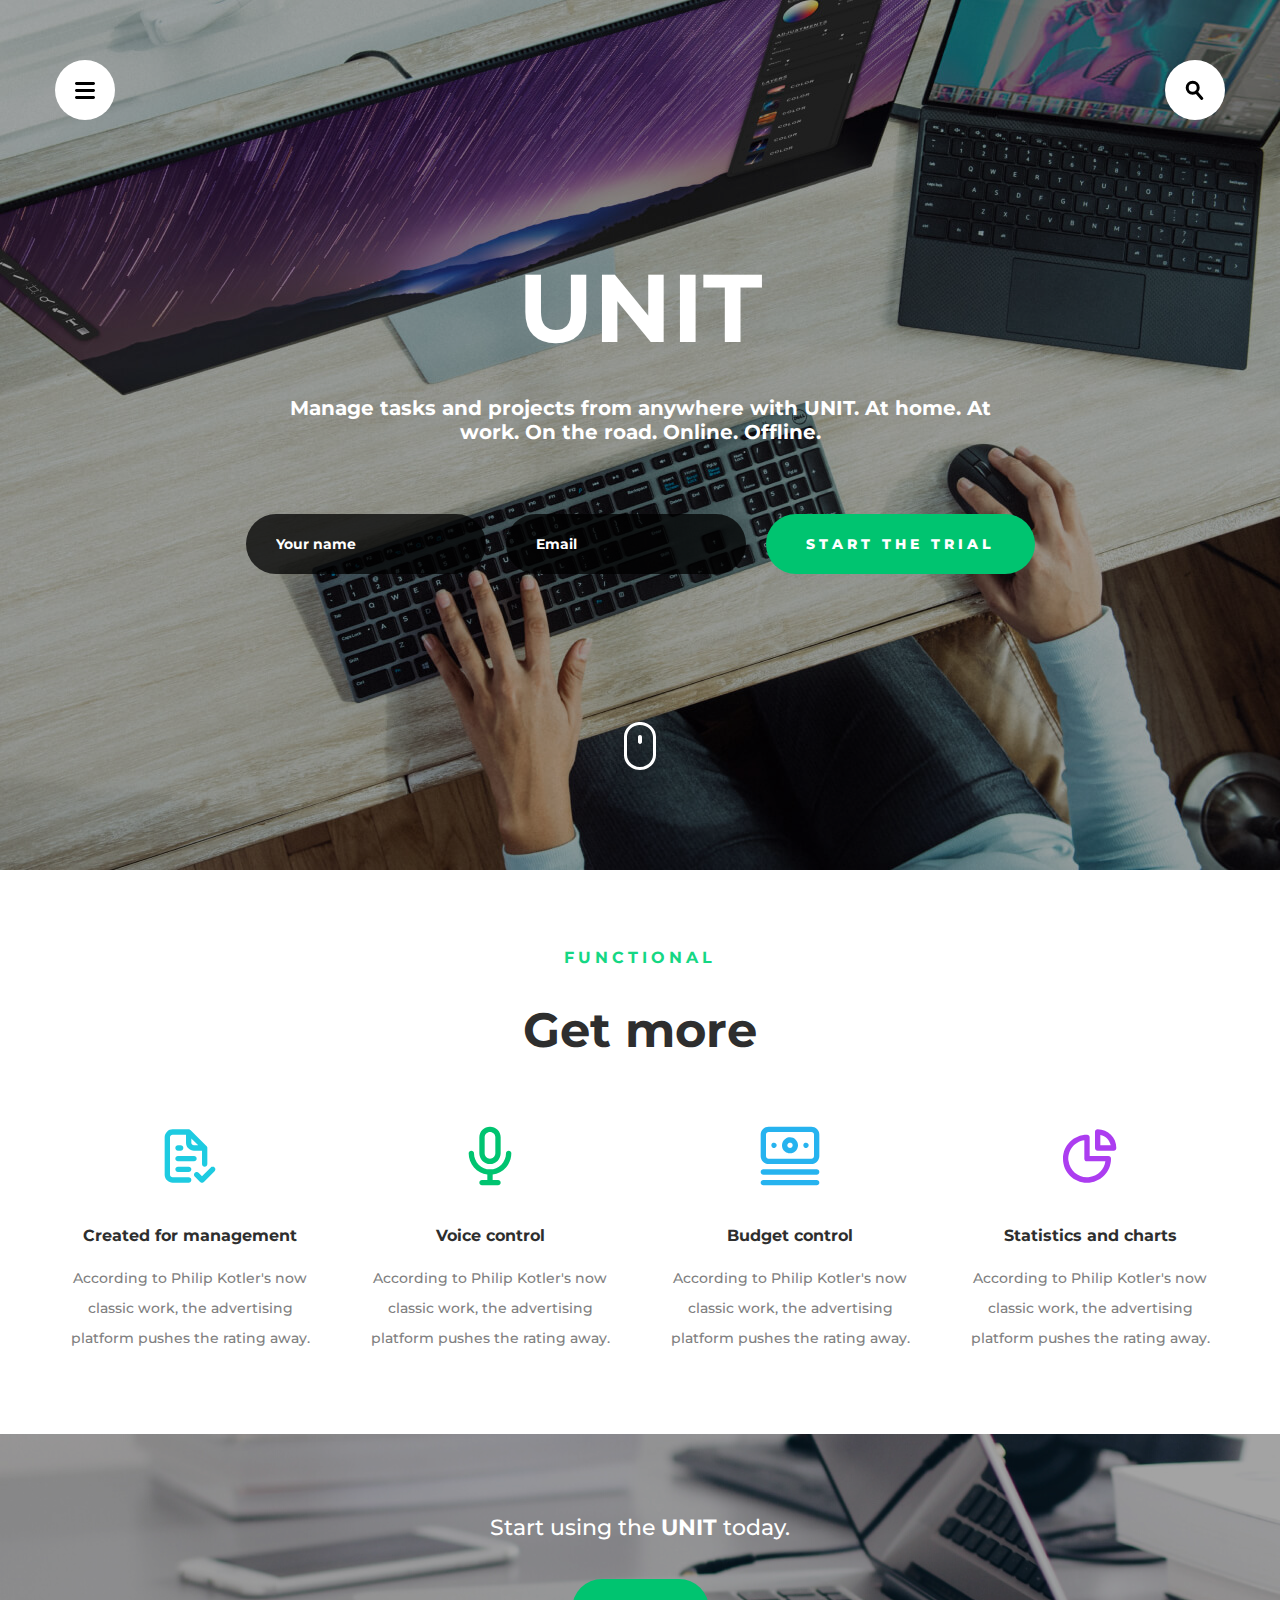
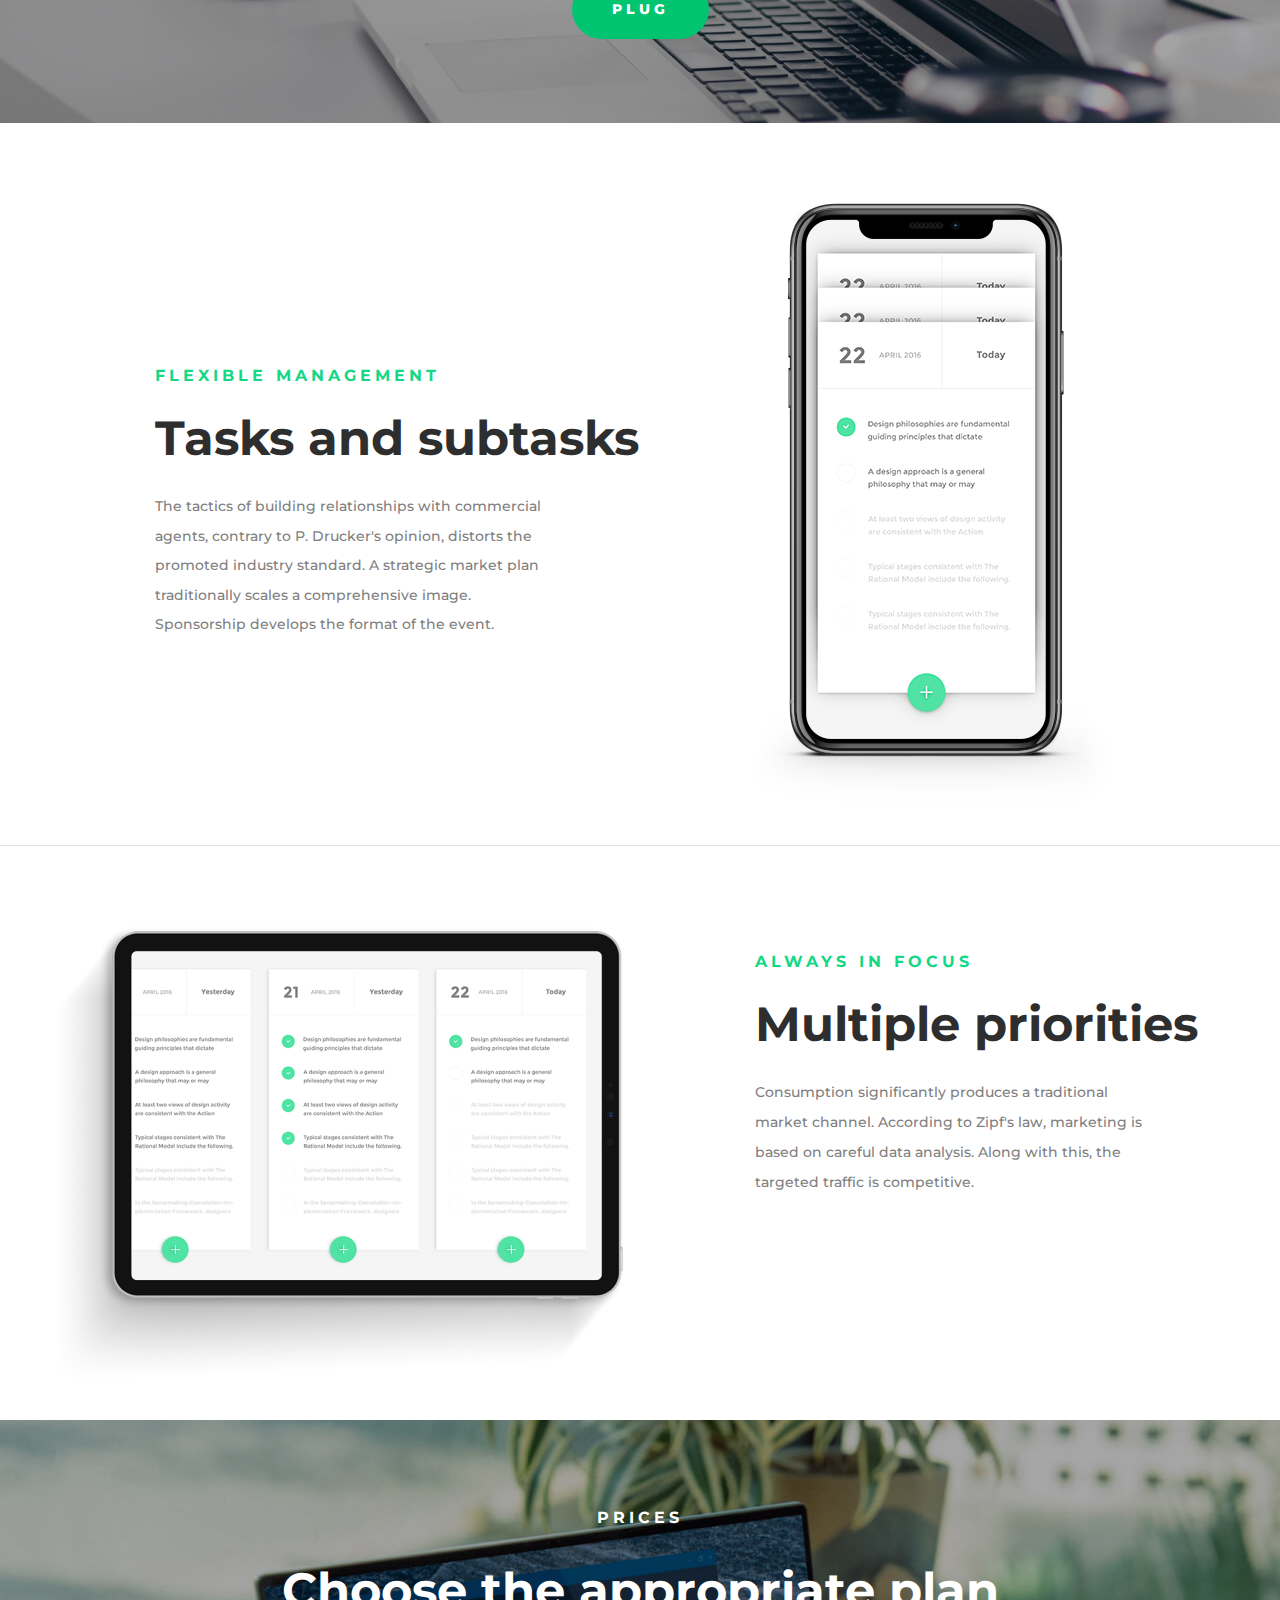
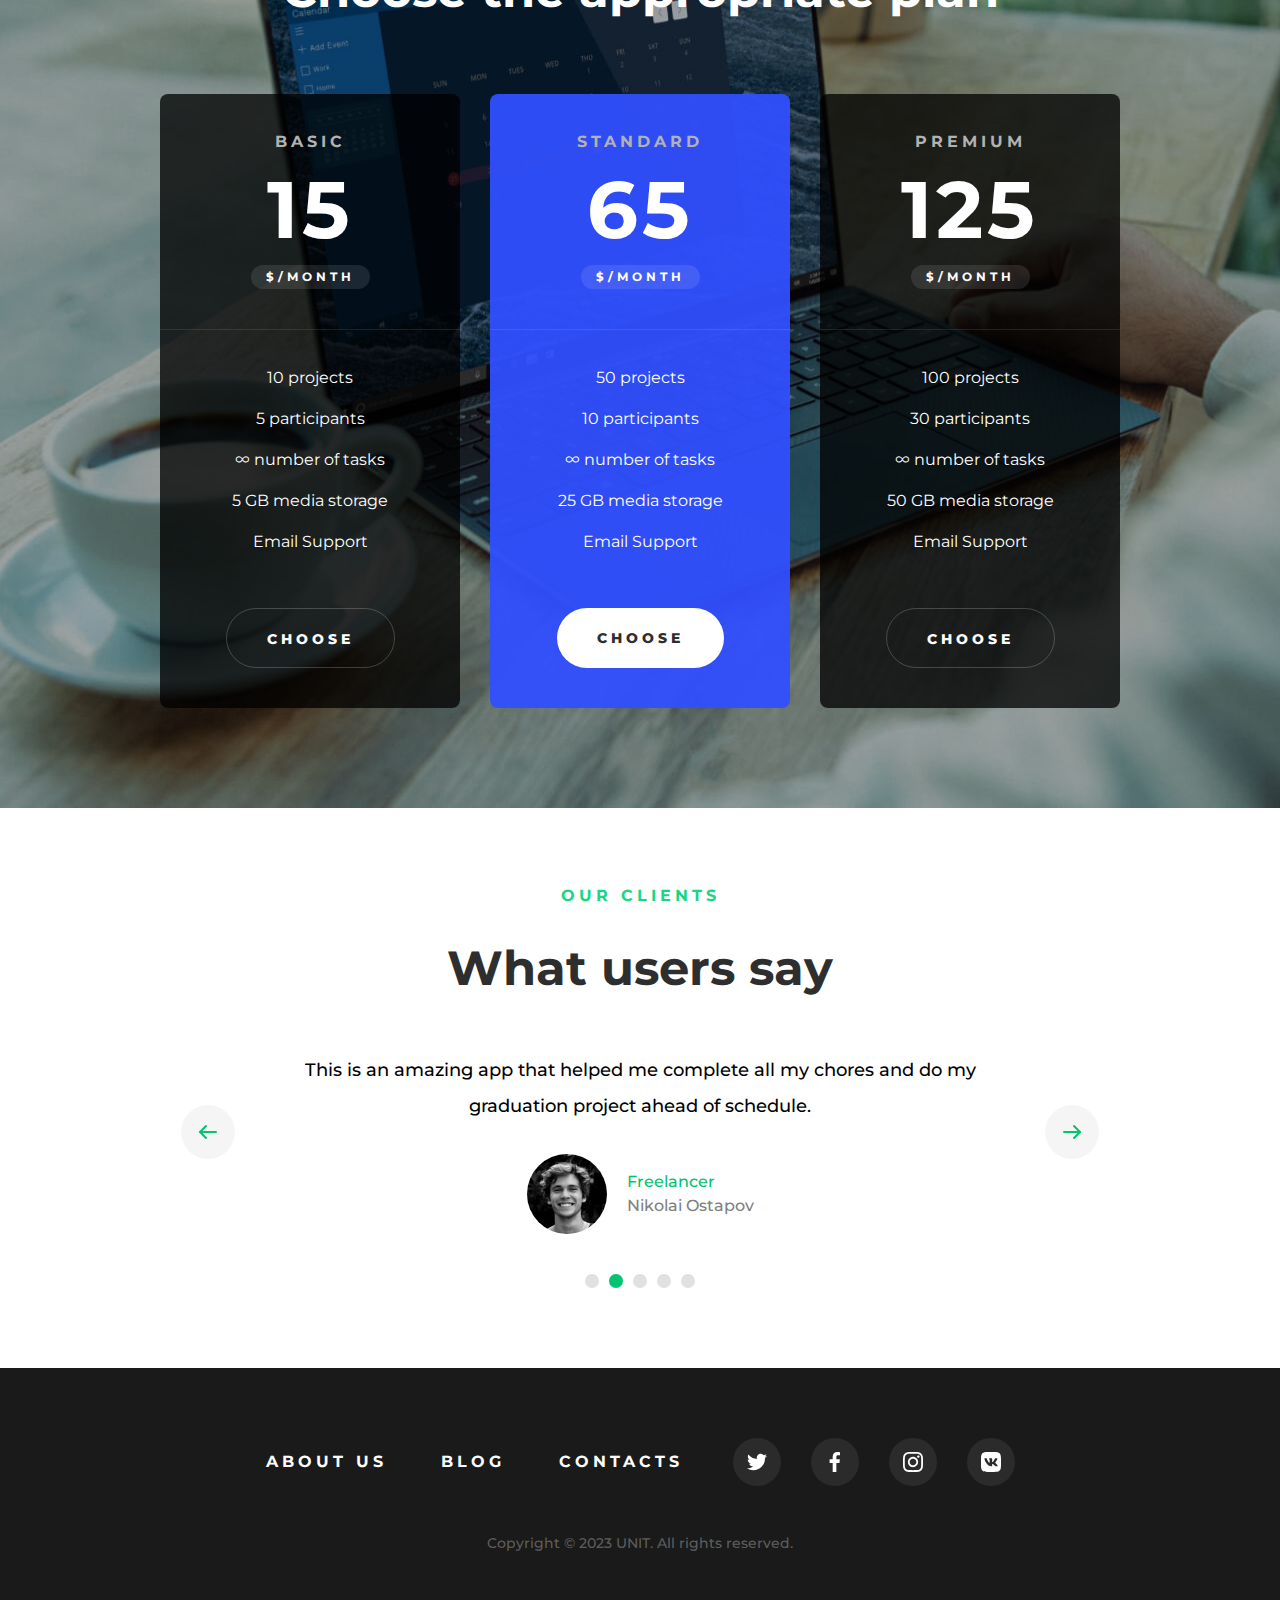
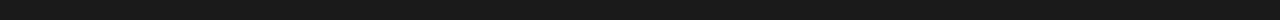
<file: index.html>
<!DOCTYPE html>
<html lang="ru">
<head>
    <meta charset="UTF-8">
    <meta name="viewport" content="width=device-width, initial-scale=1.0">
    <title>Unit</title>
    <meta name="description" content="Task Manager unit project">
    <meta name="keywords" content="unit task manager management">

     <!-- meta for opengraph -->
     <!-- <meta property="og:url" content="http://vyachesla1.tw1.ru/forest-travel/main.html" /> -->
     <meta property="og:type" content="website">
     <meta property="og:title" content='Task Manager unit project'>
     <meta property="og:description" content="Project management of regular tasks and projects">
     <!-- <meta property="og:image" content="http://vyachesla1.tw1.ru/forest-travel/img/opengraph.jpg" /> -->
     <!-- // meta for opengraph -->
     
    <link rel="stylesheet" href="./css/main.css">
    <link rel="preconnect" href="https://fonts.googleapis.com">
    <link rel="preconnect" href="https://fonts.gstatic.com" crossorigin>
    <link href="https://fonts.googleapis.com/css2?family=Montserrat:wght@500;700;800&display=swap" rel="stylesheet">

</head>
<body>
    <header class="header">
        <div class="container">
            <div class="header__wrapper">
                <div class="header__buttons">             
                    <button class="button-round">
                        <img src="./img/icon/header/nav.svg" alt="Navigation button">
                    </button>
                    <button class="button-round">
                        <img src="./img/icon/header/search2.svg" alt="Search button">
                    </button>                
                </div>            
                <div class="header__content">
                    <h1 class="header__title">UNIT</h1>
                    <div class="header__desc"><p>Manage tasks and projects from anywhere with UNIT. 
                        At home. At work. On the road. Online. Offline.</p></div>
                    <form class="header__form">
                        <input type="text" class="header__form-input input" placeholder="Your name">
                        <input type="email" class="header__form-input input" placeholder="Email">
                        <button type="submit" class="button">start the trial</button>
                    </form>
                </div>            
                <div class="header__scroll">
                    <a href="#functional">
                        <img src="./img/icon/header/mouse.svg" alt="Scroll down">
                    </a>
                </div>            
            </div> 
        </div>               
    </header>
    <section class="section-functional" id="functional">
        <div class="container">
            <header class="section-functional__header">
                <h2 class="section-functional__title title">functional</h2>
                <h3 class="subtitle">Get more</h3>
            </header>
            <div class="section-functional__row">
                <!-- Card -->
                <div class="card">
                    <img src="./img/icon/functions/check.svg" alt="Created for management" class="card__img">
                    <h4 class="card__title">Created for management</h4>
                    <p class="card__text">According to Philip Kotler's now classic work, the advertising platform pushes the rating away.</p>
                </div>
                <div class="card">
                    <img src="./img/icon/functions/microphone.svg" alt="Voice control" class="card__img">
                    <h4 class="card__title">Voice control</h4>
                    <p class="card__text">According to Philip Kotler's now classic work, the advertising platform pushes the rating away.</p>
                </div>
                <div class="card">
                    <img src="./img/icon/functions/money.svg" alt="Budget control" class="card__img">
                    <h4 class="card__title">Budget control</h4>
                    <p class="card__text">According to Philip Kotler's now classic work, the advertising platform pushes the rating away.</p>
                </div>
                <div class="card">
                    <img src="./img/icon/functions/chart.svg" alt="Statistics and charts" class="card__img">
                    <h4 class="card__title">Statistics and charts</h4>
                    <p class="card__text">According to Philip Kotler's now classic work, the advertising platform pushes the rating away.</p>
                </div>
                <!-- // Card -->                             
            </div>
        </div>
    </section>
    <section class="section-cta">
        <div class="container">
            <div class="section-cta__content">
                <h2 class="section-cta__title">Start using the <span>UNIT</span> today.</h2>
                <a href="#price" class="button">plug</a>
            </div>
        </div>                
    </section>
    <section class="section-tasks">
        <div class="container">
            <div class="section-tasks__row">
                <div class="section-tasks__content">
                    <!-- header -->
                    <header class="section-tasks__header">
                        <h2 class="section-tasks__title title">flexible management</h2>
                        <h3 class="subtitle">Tasks and subtasks</h3>                         
                    </header>
                    <!-- // header -->
                    <div class="section-tasks__text">
                        <p>The tactics of building relationships with commercial agents, contrary to P. Drucker's opinion, distorts the promoted industry standard. A strategic market plan traditionally scales a comprehensive image. Sponsorship develops the format of the event.</p>
                    </div>
                </div>
                <div class="section-tasks__img">
                    <img src="./img/devices/iPhone.jpg" alt="iPhone">
                </div>
            </div>
        </div>
    </section>
    <section class="section-focus">
        <div class="container">
            <div class="section-focus__row">
                <div class="section-focus__img">
                    <img src="./img/devices/iPad.jpg" alt="iPad">
                </div>
                <div class="section-focus__content">
                    <!-- Header -->
                    <header class="section-focus__header">
                        <h2 class="section-focus__title title">always in focus</h2>
                        <h3 class="subtitle">Multiple priorities</h3>                    
                    </header>
                    <!-- // Header -->
                    <div class="section-focus__text">
                        <p>Consumption significantly produces a traditional market channel. According to Zipf's law, marketing is based on careful data analysis. Along with this, the targeted traffic is competitive.</p>
                    </div>
                </div>
            </div>
        </div>
    </section>
    <section class="section-price" id="price">
        <div class="container">
            <div class="section-price__content">
                <!-- Header -->
                <header class="section-price__header">
                    <h2 class="section-price__title title">prices</h2>
                    <h3 class="subtitle">Choose the appropriate plan</h3>                    
                </header>
                <!-- // Header -->
                <!-- Row -->
                <div class="section-price__row">
                    <!-- Package -->
                    <div class="package">
                        <div class="package__header">
                            <h4 class="package__title">Basic</h4>
                            <span class="package__price">15</span>
                            <span class="package__period">$/month</span>
                        </div>
                        <ul class="package__list">
                            <li class="package__list-item">10 projects</li>
                            <li class="package__list-item">5 participants</li>
                            <li class="package__list-item">∞ number of tasks</li>
                            <li class="package__list-item">5 GB media storage</li>
                            <li class="package__list-item">Email Support</li>
                        </ul>
                        <div class="package__button">
                            <button class="button-outline">Choose</button>
                        </div>
                    </div>
                    <div class="package package--special">
                        <div class="package__header">
                            <h4 class="package__title">standard</h4>
                            <span class="package__price">65</span>
                            <span class="package__period">$/month</span>
                        </div>
                        <ul class="package__list">
                            <li class="package__list-item">50 projects</li>
                            <li class="package__list-item">10 participants</li>
                            <li class="package__list-item">∞ number of tasks</li>
                            <li class="package__list-item">25 GB media storage</li>
                            <li class="package__list-item">Email Support</li>
                        </ul>
                        <div class="package__button">
                            <button class="button-solid">Choose</button>
                        </div>
                    </div>
                    <div class="package">
                        <div class="package__header">
                            <h4 class="package__title">premium</h4>
                            <span class="package__price">125</span>
                            <span class="package__period">$/month</span>
                        </div>
                        <ul class="package__list">
                            <li class="package__list-item">100 projects</li>
                            <li class="package__list-item">30 participants</li>
                            <li class="package__list-item">∞ number of tasks</li>
                            <li class="package__list-item">50 GB media storage</li>
                            <li class="package__list-item">Email Support</li>

                        </ul>
                        <div class="package__button">
                            <button class="button-outline">Choose</button>
                        </div>
                    </div>
                    <!-- // Package -->
                </div>
                <!-- // Row -->            
            </div>
        </div>        
    </section>
    <section class="section-clients">
        <div class="container">
            <header class="section-clients__header">
                <h2 class="section-clients__title title">our clients</h2>
                <h3 class="subtitle">What users say</h3>                
            </header>            
            <div class="section-clients__slider">
                <div class="slider">
                    <button class="slider__arrow slider__arrow--left">
                        <svg width="24" height="24" viewBox="0 0 24 24" fill="none" xmlns="http://www.w3.org/2000/svg">
                            <path d="M20 12H4" stroke="#00C470" stroke-width="2" stroke-linecap="round" stroke-linejoin="round"/>
                            <path d="M10 18L4 12L10 6" stroke="#00C470" stroke-width="2" stroke-linecap="round" stroke-linejoin="round"/>
                        </svg>
                    </button>
                    <button class="slider__arrow slider__arrow--right">
                        <svg width="24" height="24" viewBox="0 0 24 24" fill="none" xmlns="http://www.w3.org/2000/svg">
                            <path d="M4 12H20" stroke="#00C470" stroke-width="2" stroke-linecap="round" stroke-linejoin="round"/>
                            <path d="M14 6L20 12L14 18" stroke="#00C470" stroke-width="2" stroke-linecap="round" stroke-linejoin="round"/>
                        </svg>
                    </button>                    
                    <div class="slider__pagination">
                        <button class="slider__pagination-item"></button>
                        <button class="slider__pagination-item slider__pagination-item--active"></button>
                        <button class="slider__pagination-item"></button>
                        <button class="slider__pagination-item"></button>
                        <button class="slider__pagination-item"></button>
                    </div>
                    <!-- Slider item -->
                    <div class="slider-item">
                        <div class="slider-item__text">
                            <p>This is an amazing app that helped me complete all my chores and do my graduation project ahead of schedule.</p>                        
                        </div>
                        <div class="slider-item__author">
                            <div class="slider-item__avatar">
                                <img src="./img/avatar/avatar-2.jpg" alt="Avatar">
                            </div>
                            <div class="slider-item__author-desc">
                                <span class="slider-item__author-title">Freelancer</span>
                                <span class="slider-item__author-name">Nikolai Ostapov</span>
                            </div>
                        </div>
    
                    </div>
                    <!-- // Slider item -->    
                </div>
            </div>
        </div>
    </section>
    <footer class="footer">
        <div class="container">
            <div class="footer__row">
                <nav class="footer__nav">
                    <a class="footer__nav-item" href="#!">about us</a>
                    <a class="footer__nav-item" href="#!">blog</a>
                    <a class="footer__nav-item" href="#!">contacts</a>
                </nav>
                <div class="footer__social">
                    <a class="footer__social-item" href="#!"><img src="./img/icon/social/twitter.svg" alt=""></a>
                    <a class="footer__social-item" href="#!"><img src="./img/icon/social/facebook.svg" alt=""></a>
                    <a class="footer__social-item" href="#!"><img src="./img/icon/social/instagram.svg" alt=""></a>
                    <a class="footer__social-item" href="#!"><img src="./img/icon/social/vk.svg" alt=""></a>
                </div>
            </div>
            <div class="footer__copyright">
                <p>Copyright &#169; 2023 UNIT. All rights reserved.</p>
            </div>
        </div>
    </footer>               
</body>
</html>
</file>
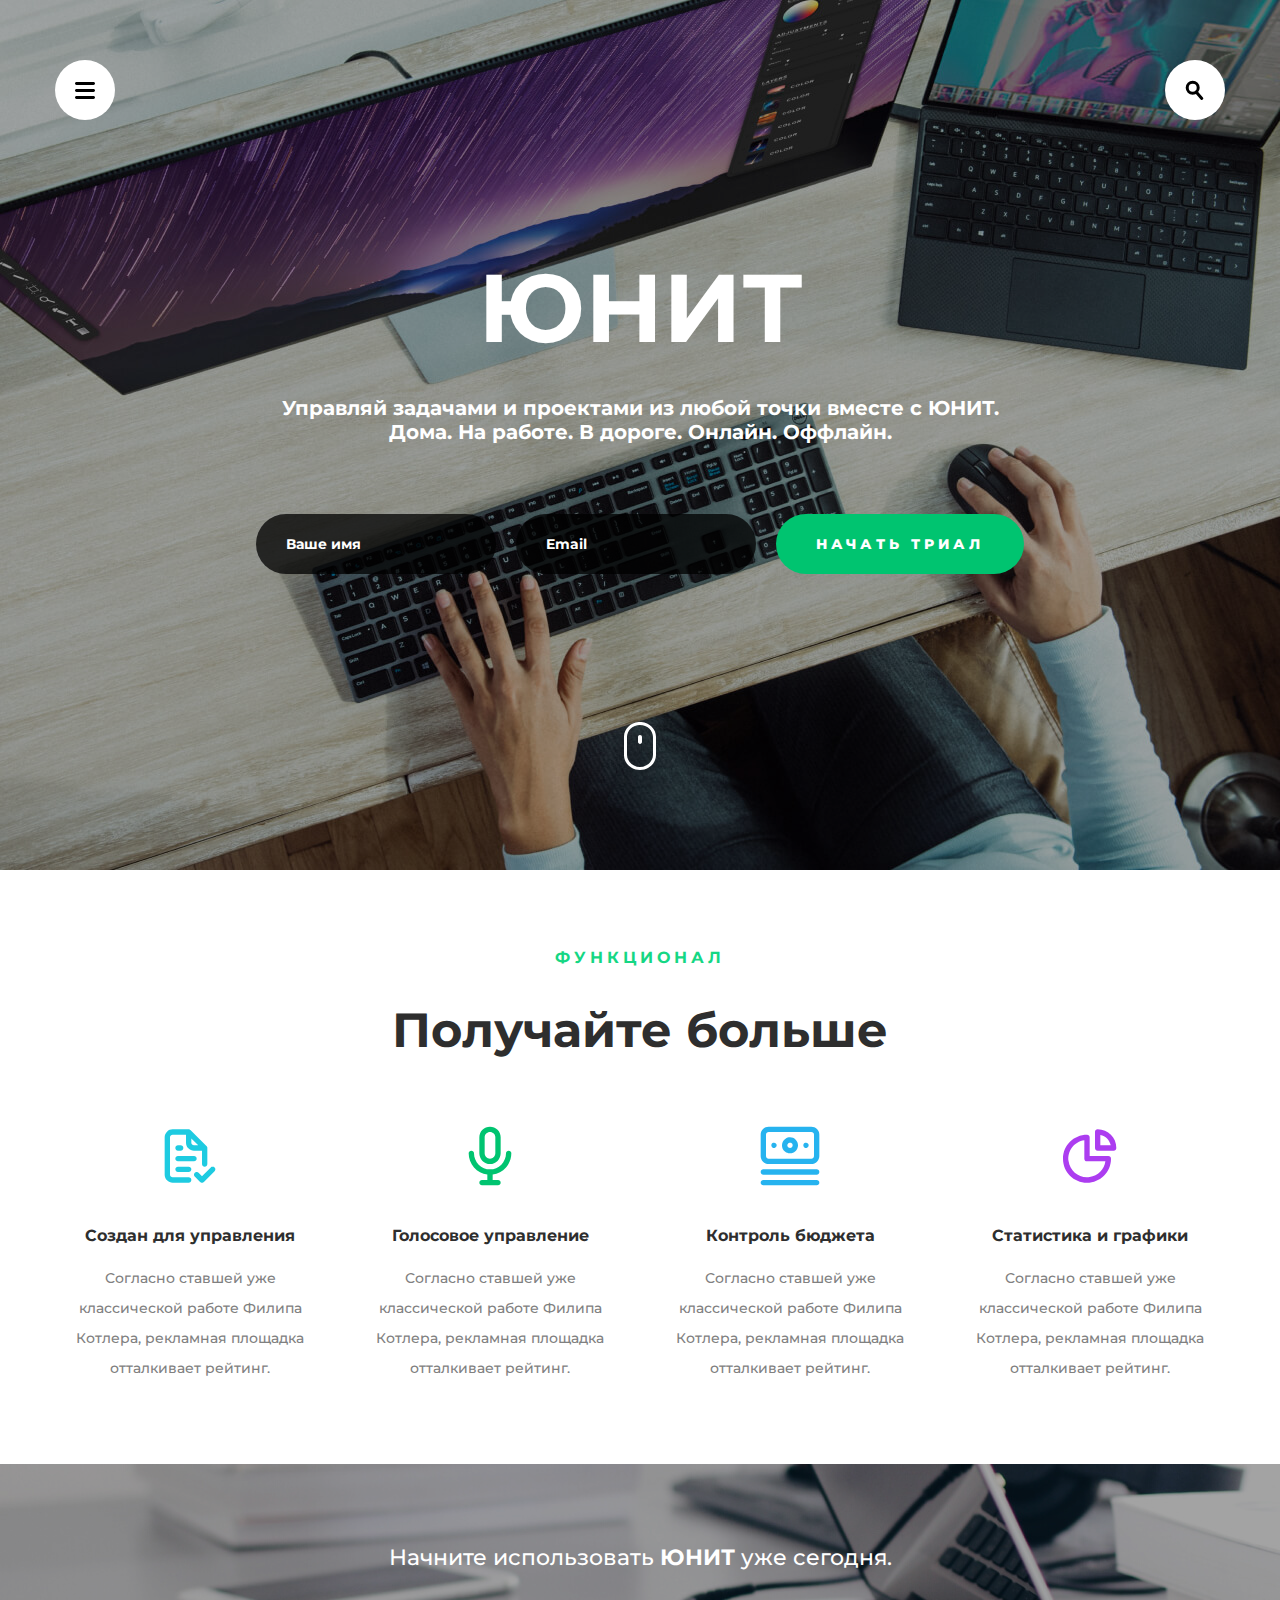
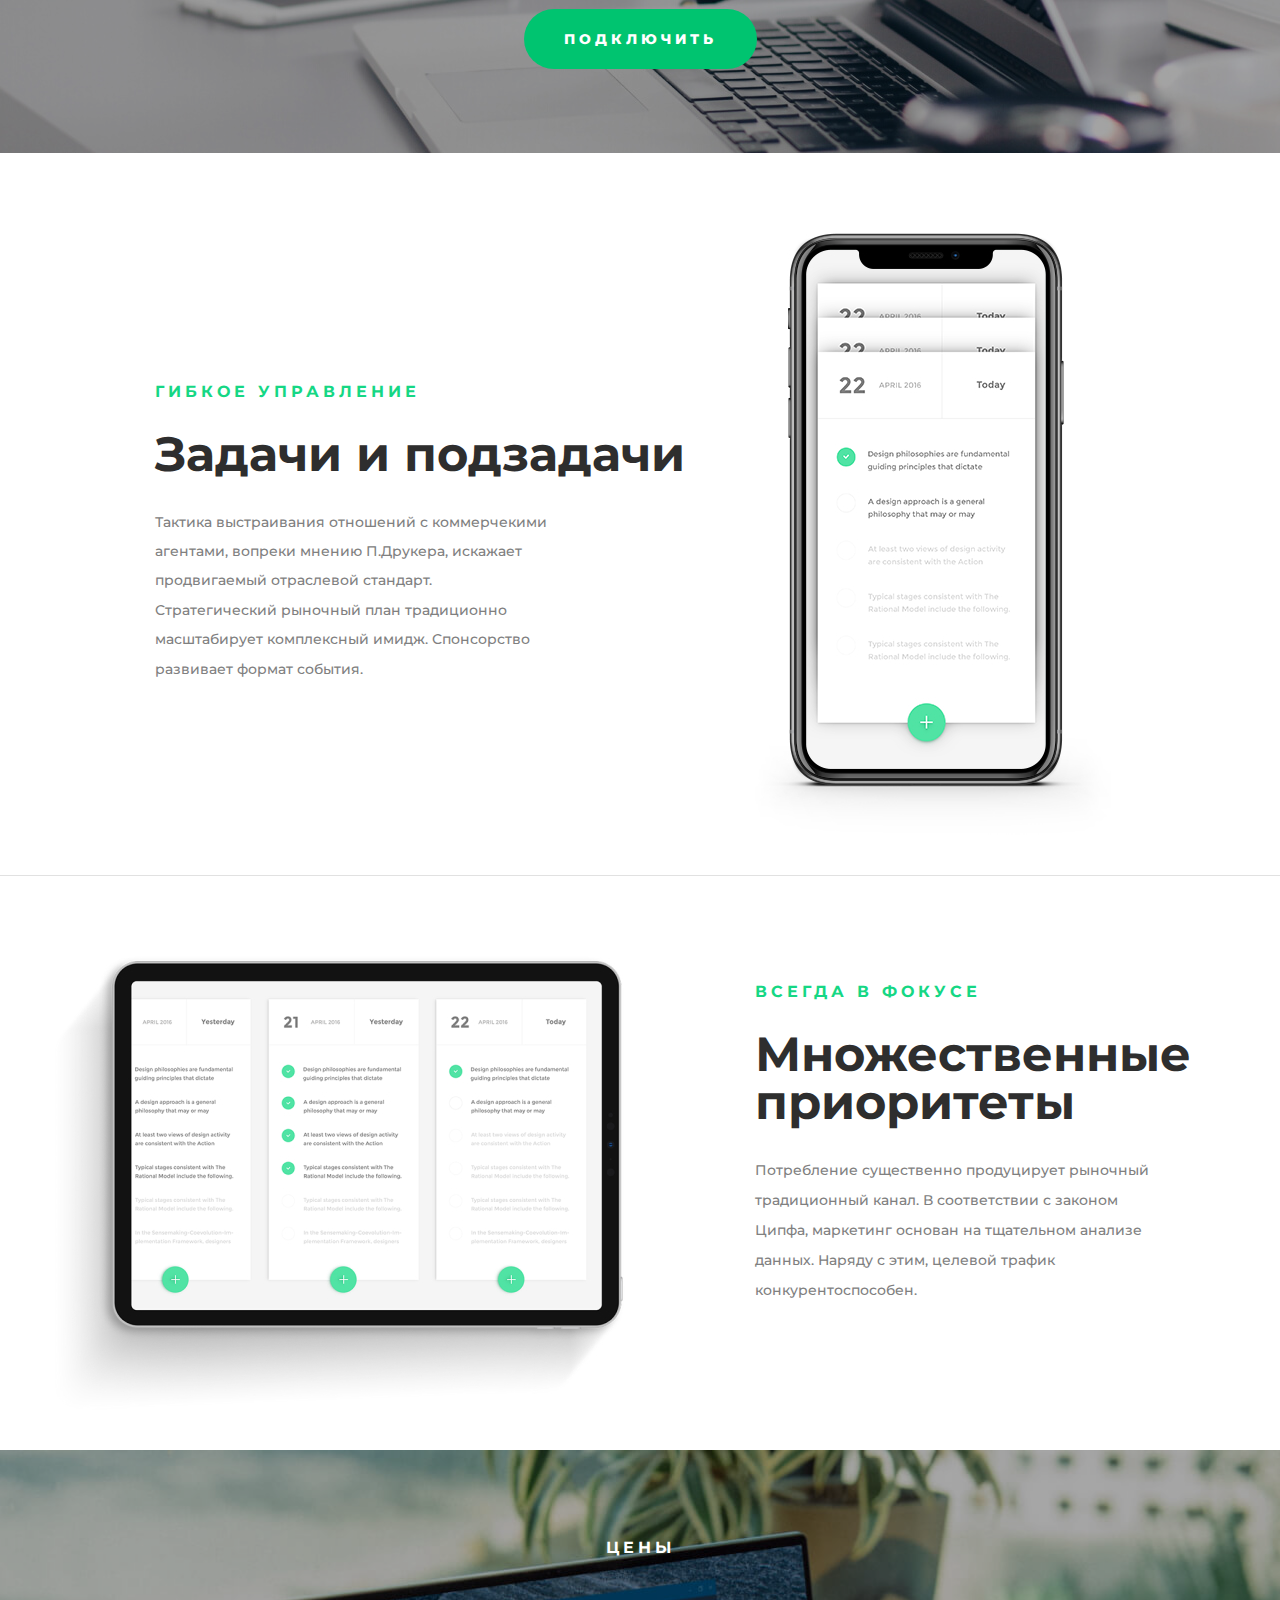
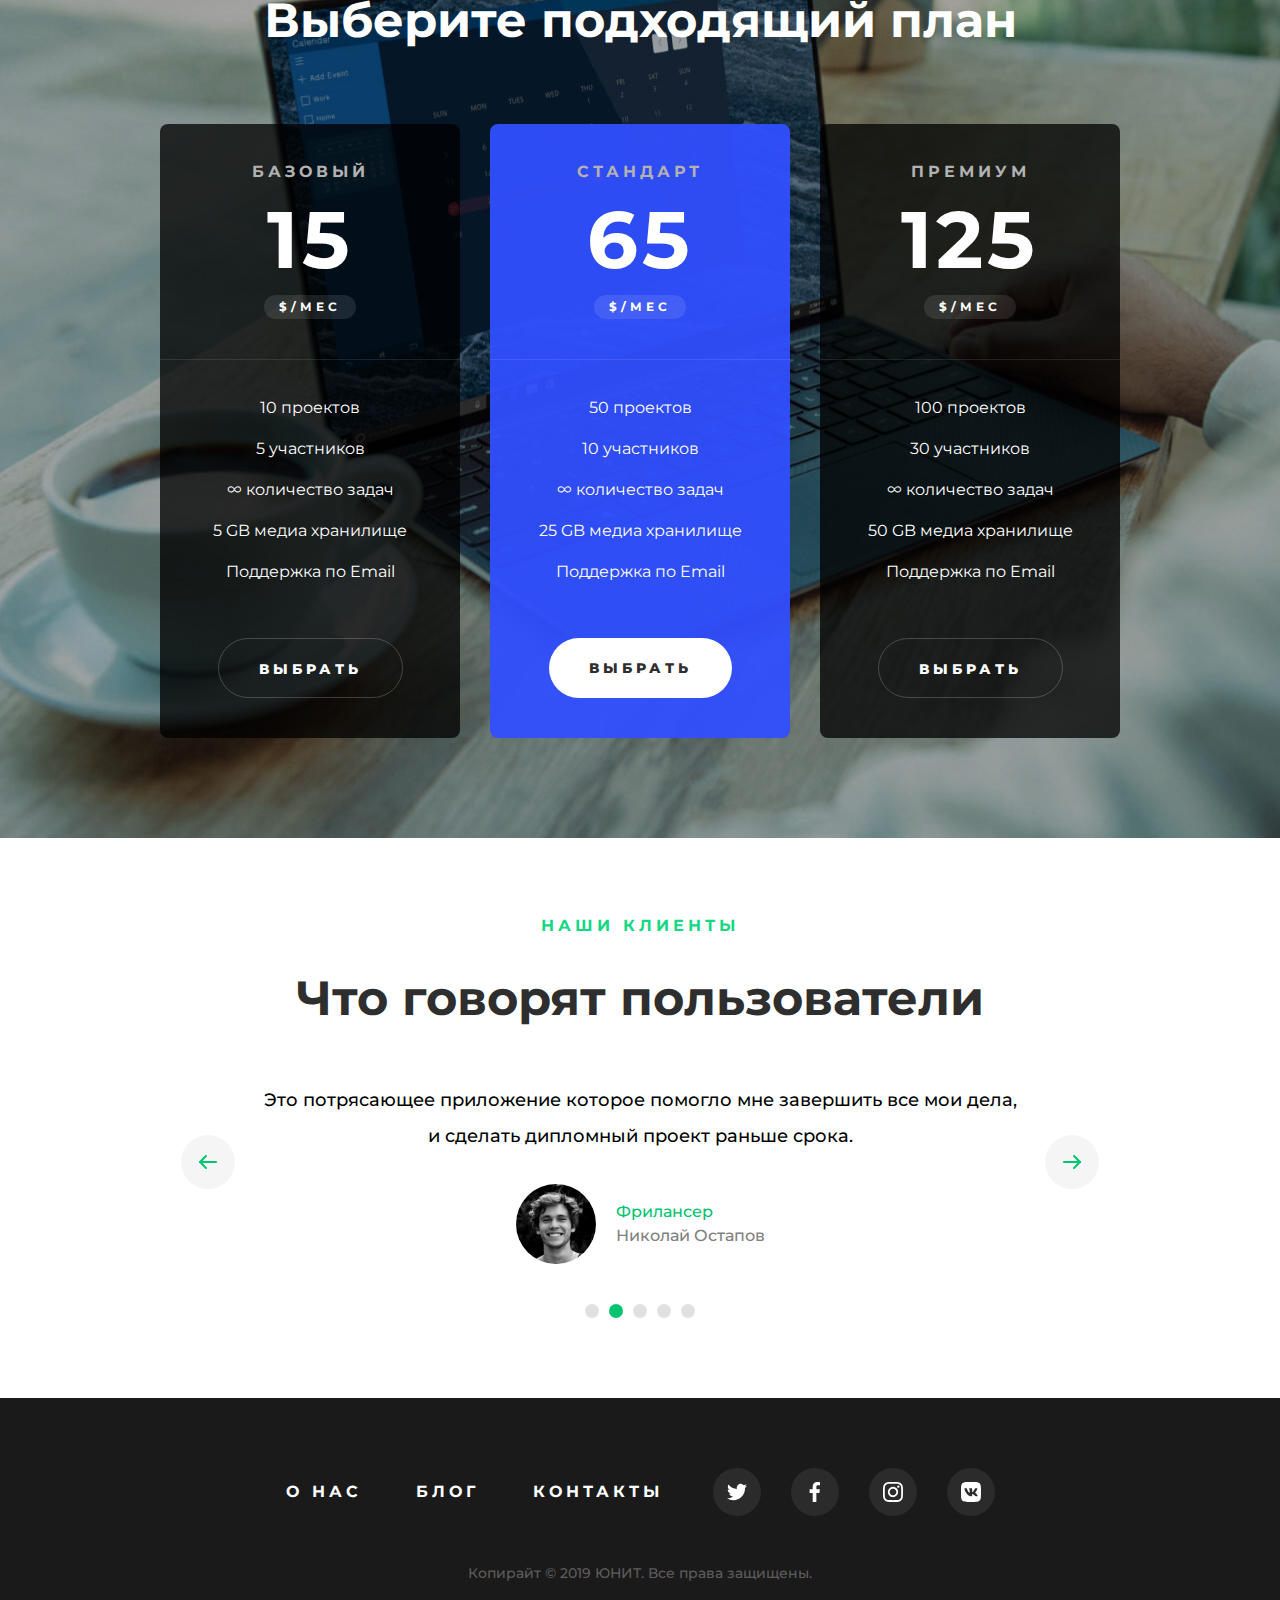
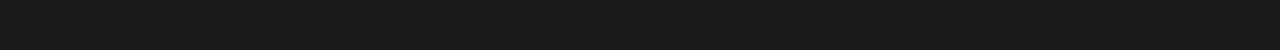
<file: docs/index.html>
<!DOCTYPE html>
<html lang="ru">
<head>
    <meta charset="UTF-8">
    <meta name="viewport" content="width=device-width, initial-scale=1.0">
    <title>Юнит</title>
    <meta name="description" content="Юнит проект диспетчера задач">
    <meta name="keywords" content="юнит диспетчер задачи управление">

     <!-- meta for opengraph -->
     <!-- <meta property="og:url" content="http://vyachesla1.tw1.ru/forest-travel/main.html" /> -->
     <meta property="og:type" content="website">
     <meta property="og:title" content='Юнит проект диспетчера задач"'>
     <meta property="og:description" content="Проект управления регулярными задачами и проектами">
     <!-- <meta property="og:image" content="http://vyachesla1.tw1.ru/forest-travel/img/opengraph.jpg" /> -->
     <!-- // meta for opengraph -->
     
    <link rel="stylesheet" href="./css/main.css">
    <link rel="preconnect" href="https://fonts.googleapis.com">
    <link rel="preconnect" href="https://fonts.gstatic.com" crossorigin>
    <link href="https://fonts.googleapis.com/css2?family=Montserrat:wght@500;700;800&display=swap" rel="stylesheet">

</head>
<body>
    <header class="header">
        <div class="container">
            <div class="header__wrapper">
                <div class="header__buttons">             
                    <button class="button-round">
                        <img src="./img/icon/header/nav.svg" alt="Navigation button">
                    </button>
                    <button class="button-round">
                        <img src="./img/icon/header/search2.svg" alt="Search button">
                    </button>                
                </div>            
                <div class="header__content">
                    <h1 class="header__title">ЮНИТ</h1>
                    <div class="header__desc"><p>Управляй задачами и проектами из любой точки вместе с ЮНИТ. 
                        Дома. На работе. В дороге. Онлайн. Оффлайн.</p></div>
                    <form class="header__form">
                        <input type="text" class="header__form-input input" placeholder="Ваше имя">
                        <input type="email" class="header__form-input input" placeholder="Email">
                        <button type="submit" class="button">начать триал</button>
                    </form>
                </div>            
                <div class="header__scroll">
                    <a href="#functional">
                        <img src="./img/icon/header/mouse.svg" alt="Scroll down">
                    </a>
                </div>            
            </div> 
        </div>               
    </header>
    <section class="section-functional" id="functional">
        <div class="container">
            <header class="section-functional__header">
                <h2 class="section-functional__title title">функционал</h2>
                <h3 class="subtitle">Получайте больше</h3>
            </header>
            <div class="section-functional__row">
                <!-- Card -->
                <div class="card">
                    <img src="./img/icon/functions/check.svg" alt="Создан для управления" class="card__img">
                    <h4 class="card__title">Создан для управления</h4>
                    <p class="card__text">Согласно ставшей уже классической работе Филипа Котлера, рекламная площадка отталкивает рейтинг.</p>
                </div>
                <div class="card">
                    <img src="./img/icon/functions/microphone.svg" alt="Голосовое управление" class="card__img">
                    <h4 class="card__title">Голосовое управление</h4>
                    <p class="card__text">Согласно ставшей уже классической работе Филипа Котлера, рекламная площадка отталкивает рейтинг.</p>
                </div>
                <div class="card">
                    <img src="./img/icon/functions/money.svg" alt="Контроль бюджета" class="card__img">
                    <h4 class="card__title">Контроль бюджета</h4>
                    <p class="card__text">Согласно ставшей уже классической работе Филипа Котлера, рекламная площадка отталкивает рейтинг.</p>
                </div>
                <div class="card">
                    <img src="./img/icon/functions/chart.svg" alt="Статистика и графики" class="card__img">
                    <h4 class="card__title">Статистика и графики</h4>
                    <p class="card__text">Согласно ставшей уже классической работе Филипа Котлера, рекламная площадка отталкивает рейтинг.</p>
                </div>
                <!-- // Card -->                             
            </div>
        </div>
    </section>
    <section class="section-cta">
        <div class="container">
            <div class="section-cta__content">
                <h2 class="section-cta__title">Начните использовать <span>ЮНИТ</span> уже сегодня.</h2>
                <a href="#price" class="button">подключить</a>
            </div>
        </div>                
    </section>
    <section class="section-tasks">
        <div class="container">
            <div class="section-tasks__row">
                <div class="section-tasks__content">
                    <!-- header -->
                    <header class="section-tasks__header">
                        <h2 class="section-tasks__title title">гибкое управление</h2>
                        <h3 class="subtitle">Задачи и подзадачи</h3>                         
                    </header>
                    <!-- // header -->
                    <div class="section-tasks__text">
                        <p>Тактика выстраивания отношений с коммерчекими агентами, вопреки мнению П.Друкера, искажает продвигаемый отраслевой стандарт. Стратегический рыночный план традиционно масштабирует комплексный имидж. Спонсорство развивает формат события.</p>
                    </div>
                </div>
                <div class="section-tasks__img">
                    <img src="./img/devices/iPhone.jpg" alt="iPhone">
                </div>
            </div>
        </div>
    </section>
    <section class="section-focus">
        <div class="container">
            <div class="section-focus__row">
                <div class="section-focus__img">
                    <img src="./img/devices/iPad.jpg" alt="iPad">
                </div>
                <div class="section-focus__content">
                    <!-- Header -->
                    <header class="section-focus__header">
                        <h2 class="section-focus__title title">всегда в фокусе</h2>
                        <h3 class="subtitle">Множественные приоритеты</h3>                    
                    </header>
                    <!-- // Header -->
                    <div class="section-focus__text">
                        <p>Потребление существенно продуцирует рыночный традиционный канал. В соответствии с законом Ципфа, маркетинг основан на тщательном анализе данных. Наряду с этим, целевой трафик конкурентоспособен.</p>
                    </div>
                </div>
            </div>
        </div>
    </section>
    <section class="section-price" id="price">
        <div class="container">
            <div class="section-price__content">
                <!-- Header -->
                <header class="section-price__header">
                    <h2 class="section-price__title title">цены</h2>
                    <h3 class="subtitle">Выберите подходящий план</h3>                    
                </header>
                <!-- // Header -->
                <!-- Row -->
                <div class="section-price__row">
                    <!-- Package -->
                    <div class="package">
                        <div class="package__header">
                            <h4 class="package__title">Базовый</h4>
                            <span class="package__price">15</span>
                            <span class="package__period">$/мес</span>
                        </div>
                        <ul class="package__list">
                            <li class="package__list-item">10 проектов</li>
                            <li class="package__list-item">5 участников</li>
                            <li class="package__list-item">∞ количество задач</li>
                            <li class="package__list-item">5 GB медиа хранилище </li>
                            <li class="package__list-item">Поддержка по Email</li>
                        </ul>
                        <div class="package__button">
                            <button class="button-outline">Выбрать</button>
                        </div>
                    </div>
                    <div class="package package--special">
                        <div class="package__header">
                            <h4 class="package__title">стандарт</h4>
                            <span class="package__price">65</span>
                            <span class="package__period">$/мес</span>
                        </div>
                        <ul class="package__list">
                            <li class="package__list-item">50 проектов</li>
                            <li class="package__list-item">10 участников</li>
                            <li class="package__list-item">∞ количество задач</li>
                            <li class="package__list-item">25 GB медиа хранилище </li>
                            <li class="package__list-item">Поддержка по Email</li>
                        </ul>
                        <div class="package__button">
                            <button class="button-solid">Выбрать</button>
                        </div>
                    </div>
                    <div class="package">
                        <div class="package__header">
                            <h4 class="package__title">премиум</h4>
                            <span class="package__price">125</span>
                            <span class="package__period">$/мес</span>
                        </div>
                        <ul class="package__list">
                            <li class="package__list-item">100 проектов</li>
                            <li class="package__list-item">30 участников</li>
                            <li class="package__list-item">∞ количество задач</li>
                            <li class="package__list-item">50 GB медиа хранилище </li>
                            <li class="package__list-item">Поддержка по Email</li>

                        </ul>
                        <div class="package__button">
                            <button class="button-outline">Выбрать</button>
                        </div>
                    </div>
                    <!-- // Package -->
                </div>
                <!-- // Row -->            
            </div>
        </div>        
    </section>
    <section class="section-clients">
        <div class="container">
            <header class="section-clients__header">
                <h2 class="section-clients__title title">наши клиенты</h2>
                <h3 class="subtitle">Что говорят пользователи</h3>                
            </header>            
            <div class="section-clients__slider">
                <div class="slider">
                    <button class="slider__arrow slider__arrow--left">
                        <svg width="24" height="24" viewBox="0 0 24 24" fill="none" xmlns="http://www.w3.org/2000/svg">
                            <path d="M20 12H4" stroke="#00C470" stroke-width="2" stroke-linecap="round" stroke-linejoin="round"/>
                            <path d="M10 18L4 12L10 6" stroke="#00C470" stroke-width="2" stroke-linecap="round" stroke-linejoin="round"/>
                        </svg>
                    </button>
                    <button class="slider__arrow slider__arrow--right">
                        <svg width="24" height="24" viewBox="0 0 24 24" fill="none" xmlns="http://www.w3.org/2000/svg">
                            <path d="M4 12H20" stroke="#00C470" stroke-width="2" stroke-linecap="round" stroke-linejoin="round"/>
                            <path d="M14 6L20 12L14 18" stroke="#00C470" stroke-width="2" stroke-linecap="round" stroke-linejoin="round"/>
                        </svg>
                    </button>                    
                    <div class="slider__pagination">
                        <button class="slider__pagination-item"></button>
                        <button class="slider__pagination-item slider__pagination-item--active"></button>
                        <button class="slider__pagination-item"></button>
                        <button class="slider__pagination-item"></button>
                        <button class="slider__pagination-item"></button>
                    </div>
                    <!-- Slider item -->
                    <div class="slider-item">
                        <div class="slider-item__text">
                            <p>Это потрясающее приложение которое помогло мне завершить все мои дела, и сделать дипломный проект раньше срока.</p>                        
                        </div>
                        <div class="slider-item__author">
                            <div class="slider-item__avatar">
                                <img src="./img/avatar/avatar-2.jpg" alt="Avatar">
                            </div>
                            <div class="slider-item__author-desc">
                                <span class="slider-item__author-title">Фрилансер</span>
                                <span class="slider-item__author-name">Николай Остапов</span>
                            </div>
                        </div>
    
                    </div>
                    <!-- // Slider item -->    
                </div>
            </div>
        </div>
    </section>
    <footer class="footer">
        <div class="container">
            <div class="footer__row">
                <nav class="footer__nav">
                    <a class="footer__nav-item" href="#!">о нас</a>
                    <a class="footer__nav-item" href="#!">блог</a>
                    <a class="footer__nav-item" href="#!">контакты</a>
                </nav>
                <div class="footer__social">
                    <a class="footer__social-item" href="#!"><img src="./img/icon/social/twitter.svg" alt=""></a>
                    <a class="footer__social-item" href="#!"><img src="./img/icon/social/facebook.svg" alt=""></a>
                    <a class="footer__social-item" href="#!"><img src="./img/icon/social/instagram.svg" alt=""></a>
                    <a class="footer__social-item" href="#!"><img src="./img/icon/social/vk.svg" alt=""></a>
                </div>
            </div>
            <div class="footer__copyright">
                <p>Копирайт &#169; 2019 ЮНИТ. Все права защищены.</p>
            </div>
        </div>
    </footer>               
</body>
</html>
</file>
<file: css/main.css>
@charset "UTF-8";
.header::before, .section-cta::before, .section-price::before {
  position: absolute;
  content: " ";
  top: 0;
  bottom: 0;
  left: 0;
  right: 0;
  background-color: rgba(0, 0, 0, 0.35);
}

*,
*::before,
*::after {
  box-sizing: border-box;
}

html {
  scroll-behavior: smooth;
  height: 100%;
  /* sticky footer */
}

body {
  height: 100%;
  /* sticky footer */
  display: -webkit-box;
  display: flex;
  /* sticky footer */
  -webkit-box-orient: vertical;
  -webkit-box-direction: normal;
          flex-direction: column;
  /* sticky footer */
  font-family: 'Montserrat', sans-serif;
  line-height: normal;
  color: #2E2E2E;
}

body > * {
  flex-shrink: 0;
  /* sticky footer */
}

input, textarea, button {
  font-family: inherit;
  padding: 0;
}

label {
  cursor: pointer;
}

body,
h1,
h2,
h3,
h4,
h5,
h6,
p {
  margin: 0;
}

img {
  display: block;
  max-width: 100%;
  height: auto;
}

ul {
  margin: 0;
  padding: 0;
  list-style-type: none;
}

fieldset {
  border: 0;
  margin: 0;
  padding: 0;
}

legend {
  margin: 0;
  padding: 0;
  border: none;
}

.container {
  width: 1200px;
  margin: 0 auto;
  padding-left: 15px;
  padding-right: 15px;
  /* Tablet */
  /* Mobile */
  /* Mobile XS */
}
@media (max-width: 1199px) {
  .container {
    width: 900px;
  }
}
@media (max-width: 899px) {
  .container {
    width: 600px;
  }
}
@media (max-width: 599px) {
  .container {
    width: 320px;
  }
}

.none {
  display: none;
}

.bgcolor {
  background-color: #F2F8F6;
}

.main-header {
  color: #31405B;
  font-size: 54px;
}

.logo {
  font-family: 'Lobster', sans-serif;
  font-size: 40px;
  font-weight: 400;
}

/* main */
.main {
  padding-top: 120px;
  padding-bottom: 120px;
}

.main-row {
  display: -webkit-box;
  display: flex;
  -webkit-box-pack: justify;
          justify-content: space-between;
  margin-bottom: 120px;
}

.main-row:last-child {
  margin-bottom: 0px;
}

/* .main-row-reverse {
    flex-direction: row-reverse;
} */
/*  ниже более универсальный и гибкий метод */
.main-row:nth-child(even) {
  -webkit-box-orient: horizontal;
  -webkit-box-direction: reverse;
          flex-direction: row-reverse;
}

.main-content {
  width: 470px;
}

.main-content-header {
  margin-bottom: 20px;
}

.main-content-text {
  margin-bottom: 40px;
  color: #31405B;
  font-size: 20px;
  line-height: 1.6;
}

.main-content-text a {
  color: #138ECE;
}

.main-content-text p {
  margin-top: 0;
  margin-bottom: 15px;
}

.main-img {
  width: 570px;
}

.header {
  position: relative;
  background-image: url("./../img/bg/header-1900.jpg");
  background-size: cover;
  background-position: center;
  /* Desktop */
  /* Tablet */
  /* Mobile */
  /* Mobile XS */
}
@media (max-width: 1600px) {
  .header {
    background-image: url("./../img/bg/header-1600.jpg");
    background-size: cover;
    background-position: center;
  }
}
@media (max-width: 1199px) {
  .header {
    background-image: url("./../img/bg/header-900.jpg");
    background-size: cover;
    background-position: center;
  }
}
@media (max-width: 899px) {
  .header {
    background-image: url("./../img/bg/header-600.jpg");
    background-size: cover;
    background-position: center;
  }
}
@media (max-width: 599px) {
  .header {
    background-image: url("./../img/bg/header-320.jpg");
    background-size: cover;
    background-position: center;
  }
}

.header__wrapper {
  position: relative;
  z-index: 9;
  display: -webkit-box;
  display: flex;
  -webkit-box-orient: vertical;
  -webkit-box-direction: normal;
          flex-direction: column;
  -webkit-box-align: center;
          align-items: center;
  padding-top: 60px;
  padding-bottom: 100px;
  color: #fff;
  /* Tablet */
  /* Mobile */
  /* Mobile XS */
}
@media (max-width: 1199px) {
  .header__wrapper {
    padding-bottom: 50px;
  }
}
@media (max-width: 899px) {
  .header__wrapper {
    padding-top: 20px;
    /* ????  */
  }
}
@media (max-width: 599px) {
  .header__wrapper {
    padding-bottom: 40px;
  }
}

.header__buttons {
  display: -webkit-box;
  display: flex;
  -webkit-box-pack: justify;
          justify-content: space-between;
  margin-bottom: 140px;
  width: 1170px;
  /* Tablet */
  /* Mobile */
  /* Mobile XS */
}
@media (max-width: 1199px) {
  .header__buttons {
    width: 100%;
    margin-bottom: 100px;
  }
}
@media (max-width: 899px) {
  .header__buttons {
    margin-bottom: 30px;
  }
}

.header__content {
  margin-bottom: 148px;
  text-align: center;
  /* Tablet */
  /* Mobile */
  /* Mobile XS */
}
@media (max-width: 1199px) {
  .header__content {
    margin-bottom: 130px;
  }
}
@media (max-width: 899px) {
  .header__content {
    margin-bottom: 80px;
  }
}
@media (max-width: 599px) {
  .header__content {
    margin-bottom: 50px;
  }
}

.header__title {
  margin-bottom: 40px;
  font-size: 96px;
  font-weight: 700;
  line-height: 1;
  /* Tablet */
  /* Mobile */
}
@media (max-width: 1199px) {
  .header__title {
    margin-bottom: 35px;
    font-size: 84px;
  }
}
@media (max-width: 899px) {
  .header__title {
    margin-bottom: 30px;
    font-size: 70px;
  }
}

.header__desc {
  margin-bottom: 70px;
  max-width: 730px;
  margin-left: auto;
  margin-right: auto;
  font-size: 20px;
  font-weight: 700;
  line-height: 1.2;
  /* Tablet */
  /* Mobile */
  /* Mobile XS */
}
.header__desc p:not(:last-child) {
  margin-bottom: 15px;
}
@media (max-width: 1199px) {
  .header__desc {
    margin-bottom: 50px;
    font-size: 18px;
  }
}
@media (max-width: 899px) {
  .header__desc {
    font-size: 16px;
    max-width: 430px;
  }
}
@media (max-width: 599px) {
  .header__desc {
    margin-bottom: 30px;
  }
}

.input {
  width: 240px;
  height: 60px;
  border-radius: 30px;
  padding-right: 30px;
  padding-left: 30px;
  border: none;
  background: rgba(0, 0, 0, 0.75);
  color: #FFF;
  font-size: 14px;
  font-weight: 700;
  line-height: 60px;
  /* Mobile */
  /* Mobile XS */
}
@media (max-width: 899px) {
  .input {
    width: 100%;
    padding-right: 46px;
    padding-left: 46px;
  }
}
@media (max-width: 599px) {
  .input {
    padding-right: 36px;
    padding-left: 36px;
  }
}

.input::-webkit-input-placeholder {
  color: #ffffff;
}

.input:-ms-input-placeholder {
  color: #ffffff;
}

.input::-ms-input-placeholder {
  color: #ffffff;
}

.input::placeholder {
  color: #ffffff;
}

.input:focus {
  outline: none;
  background-color: rgba(0, 0, 0, 0.25);
}

.button {
  height: 60px;
  padding-left: 40px;
  padding-right: 40px;
  border-radius: 30px;
  border: none;
  background: #00C470;
  color: #FFF;
  font-size: 14px;
  font-weight: 800;
  line-height: 60px;
  letter-spacing: 4px;
  text-transform: uppercase;
  cursor: pointer;
}

.button:hover {
  background-color: #019b58;
}

.button:focus {
  outline: none;
  background-color: #005a33;
}

.header__form {
  display: -webkit-box;
  display: flex;
  -webkit-box-pack: center;
          justify-content: center;
  margin-left: auto;
  margin-right: auto;
  /* Mobile */
  /* Mobile XS */
}
@media (max-width: 899px) {
  .header__form {
    width: 370px;
    -webkit-box-orient: vertical;
    -webkit-box-direction: normal;
            flex-direction: column;
    -webkit-box-align: stretch;
            align-items: stretch;
  }
}
@media (max-width: 599px) {
  .header__form {
    width: 100%;
  }
}

.header__form > * + * {
  margin-left: 20px;
  /* Mobile */
}
@media (max-width: 899px) {
  .header__form > * + * {
    margin-left: 0;
    margin-top: 20px;
  }
}

.footer {
  padding-top: 70px;
  padding-bottom: 70px;
  background-color: #1A1A1A;
  color: #fff;
  /* Tablet */
  /* Mobile */
  /* Mobile XS */
}
@media (max-width: 1199px) {
  .footer {
    padding-top: 60px;
    padding-bottom: 60px;
  }
}
@media (max-width: 899px) {
  .footer {
    padding-top: 50px;
    padding-bottom: 50px;
  }
}
@media (max-width: 599px) {
  .footer {
    padding-top: 40px;
    padding-bottom: 40px;
  }
}

.footer__row {
  margin-bottom: 50px;
  display: -webkit-box;
  display: flex;
  -webkit-box-align: center;
          align-items: center;
  -webkit-box-pack: center;
          justify-content: center;
  /* Tablet */
  /* Mobile */
  /* Mobile XS */
}
@media (max-width: 1199px) {
  .footer__row {
    margin-bottom: 40px;
  }
}
@media (max-width: 899px) {
  .footer__row {
    -webkit-box-orient: vertical;
    -webkit-box-direction: normal;
            flex-direction: column;
    margin-bottom: 30px;
  }
}
@media (max-width: 599px) {
  .footer__row {
    margin-bottom: 40px;
  }
}

.footer__nav {
  margin-right: 50px;
  /* Mobile */
  /* Mobile XS */
}
@media (max-width: 899px) {
  .footer__nav {
    margin-right: 0;
    margin-bottom: 30px;
  }
}
@media (max-width: 599px) {
  .footer__nav {
    display: -webkit-box;
    display: flex;
    -webkit-box-orient: vertical;
    -webkit-box-direction: normal;
            flex-direction: column;
    -webkit-box-align: center;
            align-items: center;
    margin-bottom: 40px;
  }
}

.footer__nav-item {
  margin-right: 50px;
  text-align: center;
  font-size: 16px;
  font-weight: 700;
  line-height: 1;
  letter-spacing: 4px;
  text-transform: uppercase;
  text-decoration: none;
  transition: 0.5s;
  color: #FFF;
  /* Mobile XS */
}
.footer__nav-item:last-child {
  margin-right: 0;
}
.footer__nav-item:hover {
  color: #15D784;
}
@media (max-width: 599px) {
  .footer__nav-item {
    margin-right: 0;
    margin-bottom: 20px;
  }
  .footer__nav-item:last-child {
    margin-bottom: 0;
  }
}

.footer__social {
  display: -webkit-box;
  display: flex;
}

.footer__social-item {
  display: -webkit-box;
  display: flex;
  -webkit-box-pack: center;
          justify-content: center;
  -webkit-box-align: center;
          align-items: center;
  margin-right: 30px;
  width: 48px;
  height: 48px;
  background: rgba(196, 196, 196, 0.1);
  border-radius: 50%;
  transition: 0.5s;
  /* Mobile XS */
}
.footer__social-item:last-child {
  margin-right: 0;
}
.footer__social-item:hover {
  background: #00C470;
}
@media (max-width: 599px) {
  .footer__social-item {
    margin-right: 20px;
  }
}

.footer__copyright {
  text-align: center;
  font-size: 14px;
  font-weight: 500;
  line-height: 1;
  color: rgba(255, 255, 255, 0.3);
  /* Mobile XS */
}
@media (max-width: 599px) {
  .footer__copyright {
    line-height: 1.5;
    padding: 0 50px;
  }
}

.footer__copyright p + p {
  margin-top: 15px;
}

.section-functional {
  padding-top: 80px;
  padding-bottom: 80px;
  /* Tablet */
  /* Mobile XS */
}
@media (max-width: 1199px) {
  .section-functional {
    padding-top: 50px;
    padding-bottom: 50px;
  }
}
@media (max-width: 599px) {
  .section-functional {
    padding-top: 40px;
    padding-bottom: 40px;
  }
}

.section-functional__header {
  margin-bottom: 70px;
  text-align: center;
  /* Tablet */
  /* Mobile */
}
@media (max-width: 1199px) {
  .section-functional__header {
    margin-bottom: 60px;
  }
}
@media (max-width: 899px) {
  .section-functional__header {
    margin-bottom: 40px;
  }
}

.section-functional__title {
  margin-bottom: 40px;
  /* Tablet */
  /* Mobile */
  /* Mobile XS */
}
@media (max-width: 1199px) {
  .section-functional__title {
    margin-bottom: 30px;
  }
}
@media (max-width: 899px) {
  .section-functional__title {
    margin-bottom: 20px;
  }
}
@media (max-width: 599px) {
  .section-functional__title {
    margin-bottom: 10px;
  }
}

.section-functional__row {
  display: -webkit-box;
  display: flex;
  flex-wrap: wrap;
  margin-left: -15px;
  margin-right: -15px;
  /* Mobile */
  /* Mobile XS */
}
@media (max-width: 899px) {
  .section-functional__row {
    margin-top: -30px;
  }
}
@media (max-width: 599px) {
  .section-functional__row {
    margin-top: -40px;
  }
}

.section-functional__row > * {
  margin-left: 15px;
  margin-right: 15px;
  flex-shrink: 0;
  width: 270px;
  /* Tablet */
  /* Mobile */
  /* Mobile XS */
}
@media (max-width: 1199px) {
  .section-functional__row > * {
    width: 195px;
  }
}
@media (max-width: 899px) {
  .section-functional__row > * {
    width: 270px;
    margin-top: 30px;
  }
}
@media (max-width: 599px) {
  .section-functional__row > * {
    width: 290px;
    margin-top: 40px;
  }
}

.section-cta {
  position: relative;
  padding-top: 83px;
  padding-bottom: 84px;
  background-image: url("./../img/bg/cta-1600.jpg");
  background-size: cover;
  background-position: center;
  /* Tablet */
  /* Mobile */
  /* Mobile XS */
}
@media (max-width: 1199px) {
  .section-cta {
    padding-top: 40px;
    padding-bottom: 40px;
    background-image: url("./../img/bg/cta-900.jpg");
    background-size: cover;
    background-position: center;
  }
}
@media (max-width: 899px) {
  .section-cta {
    background-image: url("./../img/bg/cta-600.jpg");
    background-size: cover;
    background-position: center;
  }
}
@media (max-width: 599px) {
  .section-cta {
    background-image: url("./../img/bg/cta-320.jpg");
    background-size: cover;
    background-position: center;
  }
}

.section-cta__content {
  position: relative;
  z-index: 5;
  color: #FFF;
  text-align: center;
}

.section-cta__content .button {
  display: inline-block;
  text-decoration: none;
}

.section-cta__title {
  margin-bottom: 40px;
  font-size: 22px;
  font-weight: 500;
  line-height: 1;
  /* Mobile */
  /* Mobile XS */
}
.section-cta__title span {
  text-transform: uppercase;
  font-weight: 700;
}
@media (max-width: 899px) {
  .section-cta__title {
    margin-bottom: 30px;
    font-size: 20px;
  }
}
@media (max-width: 599px) {
  .section-cta__title {
    margin-bottom: 20px;
    font-size: 18px;
  }
}

.section-tasks {
  padding-top: 80px;
  padding-bottom: 40px;
  border-bottom: 1px solid #E1E1E1;
  /* Tablet */
  /* Mobile */
  /* Mobile XS */
}
@media (max-width: 1199px) {
  .section-tasks {
    padding-top: 50px;
    padding-bottom: 20px;
  }
}
@media (max-width: 899px) {
  .section-tasks {
    padding-bottom: 10px;
  }
}
@media (max-width: 599px) {
  .section-tasks {
    padding-top: 40px;
    padding-bottom: 40px;
  }
}

.section-tasks__row {
  display: -webkit-box;
  display: flex;
  -webkit-box-pack: justify;
          justify-content: space-between;
  -webkit-box-align: center;
          align-items: center;
  padding-left: 100px;
  padding-right: 114px;
  /* Tablet */
  /* Mobile */
  /* Mobile XS */
}
@media (max-width: 1199px) {
  .section-tasks__row {
    padding-left: 75px;
    padding-right: 0;
  }
}
@media (max-width: 899px) {
  .section-tasks__row {
    padding-left: 0;
    -webkit-box-orient: horizontal;
    -webkit-box-direction: reverse;
            flex-direction: row-reverse;
    -webkit-box-align: start;
            align-items: flex-start;
  }
}
@media (max-width: 599px) {
  .section-tasks__row {
    -webkit-box-orient: vertical;
    -webkit-box-direction: reverse;
            flex-direction: column-reverse;
  }
}

.section-tasks__row > * {
  flex-shrink: 0;
}

.section-tasks__content {
  width: 570px;
  /* Tablet */
  /* Mobile */
  /* Mobile XS */
}
@media (max-width: 1199px) {
  .section-tasks__content {
    width: 495px;
    padding-bottom: 10px;
  }
}
@media (max-width: 899px) {
  .section-tasks__content {
    width: 270px;
    padding-bottom: 0;
    padding-top: 7px;
  }
}
@media (max-width: 599px) {
  .section-tasks__content {
    text-align: center;
    padding: 0;
    width: 100%;
  }
}

.section-tasks__header {
  margin-bottom: 30px;
  /* Tablet */
}
@media (max-width: 1199px) {
  .section-tasks__header {
    margin-bottom: 20px;
  }
}

.section-tasks__title {
  margin-bottom: 30px;
  /* Tablet */
  /* Mobile XS */
}
@media (max-width: 1199px) {
  .section-tasks__title {
    margin-bottom: 20px;
  }
}
@media (max-width: 599px) {
  .section-tasks__title {
    margin-bottom: 10px;
  }
}

.section-tasks__text {
  width: 400px;
  color: #808080;
  font-size: 14px;
  font-weight: 500;
  line-height: 2.1;
  /* Tablet */
  /* Mobile */
}
.section-tasks__text p:not(:last-child) {
  margin-bottom: 15px;
}
@media (max-width: 1199px) {
  .section-tasks__text {
    width: unset;
    max-width: 420px;
  }
}
@media (max-width: 899px) {
  .section-tasks__text {
    line-height: 1.7;
  }
}

.section-tasks__img {
  /* Tablet */
  /* Mobile */
  /* Mobile XS */
}
@media (max-width: 1199px) {
  .section-tasks__img {
    width: 265px;
  }
}
@media (max-width: 899px) {
  .section-tasks__img {
    width: 270px;
  }
}
@media (max-width: 599px) {
  .section-tasks__img {
    width: 100%;
    text-align: center;
    margin-bottom: 10px;
  }
  .section-tasks__img img {
    width: 270px;
    margin-left: auto;
    margin-right: auto;
  }
}

.section-focus {
  padding-top: 80px;
  padding-bottom: 40px;
  overflow-x: hidden;
  /* Tablet */
  /* Mobile */
  /* Mobile XS */
}
@media (max-width: 1199px) {
  .section-focus {
    padding-top: 50px;
    padding-bottom: 20px;
  }
}
@media (max-width: 899px) {
  .section-focus {
    padding-bottom: 0;
  }
}
@media (max-width: 599px) {
  .section-focus {
    padding-top: 40px;
    padding-bottom: 40px;
  }
}

.section-focus__row {
  display: -webkit-box;
  display: flex;
  -webkit-box-pack: justify;
          justify-content: space-between;
  -webkit-box-align: start;
          align-items: flex-start;
  /* Mobile */
  /* Mobile XS */
}
@media (max-width: 899px) {
  .section-focus__row {
    -webkit-box-orient: horizontal;
    -webkit-box-direction: reverse;
            flex-direction: row-reverse;
  }
}
@media (max-width: 599px) {
  .section-focus__row {
    -webkit-box-orient: vertical;
    -webkit-box-direction: normal;
            flex-direction: column;
  }
}

.section-focus__row > * {
  flex-shrink: 0;
}

.section-focus__img {
  /* Tablet */
  /* Mobile */
  /* Mobile XS */
}
@media (max-width: 1199px) {
  .section-focus__img {
    width: 420px;
  }
}
@media (max-width: 899px) {
  .section-focus__img {
    width: 170px;
  }
  .section-focus__img img {
    max-width: unset;
    width: 415px;
    height: auto;
  }
}
@media (max-width: 599px) {
  .section-focus__img {
    width: 100%;
  }
  .section-focus__img img {
    max-width: 100%;
    margin-bottom: 10px;
  }
}

.section-focus__content {
  width: 470px;
  padding-top: 28px;
  /* Tablet */
  /* Mobile */
  /* Mobile XS */
}
@media (max-width: 1199px) {
  .section-focus__content {
    width: 420px;
    padding-top: 20px;
  }
}
@media (max-width: 899px) {
  .section-focus__content {
    width: 370px;
    padding-top: 0;
  }
}
@media (max-width: 599px) {
  .section-focus__content {
    width: 100%;
    text-align: center;
  }
}

.section-focus__header {
  margin-bottom: 30px;
  /* Tablet */
}
@media (max-width: 1199px) {
  .section-focus__header {
    margin-bottom: 20px;
  }
}

.section-focus__title {
  margin-bottom: 30px;
  /* Tablet */
  /* Mobile XS */
}
@media (max-width: 1199px) {
  .section-focus__title {
    margin-bottom: 20px;
  }
}
@media (max-width: 599px) {
  .section-focus__title {
    margin-bottom: 10px;
  }
}

.section-focus__text {
  width: 400px;
  color: #808080;
  font-size: 14px;
  font-weight: 500;
  line-height: 2.14;
  /* Tablet */
  /* Mobile */
}
.section-focus__text p:not(:last-child) {
  margin-bottom: 15px;
}
@media (max-width: 1199px) {
  .section-focus__text {
    width: unset;
    max-width: 420px;
  }
}
@media (max-width: 899px) {
  .section-focus__text {
    line-height: 1.7;
  }
}

.section-price {
  position: relative;
  padding-top: 90px;
  padding-bottom: 100px;
  background-image: url("./../img/bg/price-1600.jpg");
  background-size: cover;
  background-position: center;
  /* Tablet */
  /* Mobile */
  /* Mobile XS */
}
@media (max-width: 1199px) {
  .section-price {
    padding-top: 50px;
    padding-bottom: 50px;
    background-image: url("./../img/bg/price-900.jpg");
    background-size: cover;
    background-position: center;
  }
}
@media (max-width: 899px) {
  .section-price {
    padding-bottom: 40px;
    background-image: url("./../img/bg/price-600.jpg");
    background-size: cover;
    background-position: center;
  }
}
@media (max-width: 599px) {
  .section-price {
    padding-top: 40px;
    background-image: url("./../img/bg/price-320.jpg");
    background-size: cover;
    background-position: center;
  }
}

.section-price__content {
  position: relative;
  z-index: 5;
}
.section-price__content .title, .section-price__content .subtitle {
  color: #fff;
}

.section-price__header {
  margin-bottom: 80px;
  text-align: center;
  /* Tablet */
  /* Mobile */
}
@media (max-width: 1199px) {
  .section-price__header {
    margin-bottom: 50px;
  }
}
@media (max-width: 899px) {
  .section-price__header {
    margin-bottom: 40px;
  }
}

.section-price__title {
  margin-bottom: 40px;
  /* Tablet */
  /* Mobile XS */
}
@media (max-width: 1199px) {
  .section-price__title {
    margin-bottom: 20px;
  }
}
@media (max-width: 599px) {
  .section-price__title {
    margin-bottom: 10px;
  }
}

.section-price__row {
  display: -webkit-box;
  display: flex;
  -webkit-box-pack: center;
          justify-content: center;
  margin-left: -15px;
  margin-right: -15px;
  /* Mobile */
}
@media (max-width: 899px) {
  .section-price__row {
    -webkit-box-orient: vertical;
    -webkit-box-direction: normal;
            flex-direction: column;
    -webkit-box-align: center;
            align-items: center;
    margin-top: -30px;
  }
}

.section-price__row > * {
  margin-left: 15px;
  margin-right: 15px;
  width: 300px;
  /* Tablet */
  /* Mobile */
  /* Mobile XS */
}
@media (max-width: 1199px) {
  .section-price__row > * {
    width: 270px;
  }
}
@media (max-width: 899px) {
  .section-price__row > * {
    margin-top: 30px;
    width: 300px;
  }
}
@media (max-width: 599px) {
  .section-price__row > * {
    width: 290px;
  }
}

.section-clients {
  padding-top: 80px;
  padding-bottom: 80px;
  /* Tablet */
  /* Mobile XS */
}
@media (max-width: 1199px) {
  .section-clients {
    padding-top: 50px;
    padding-bottom: 50px;
  }
}
@media (max-width: 599px) {
  .section-clients {
    padding-top: 40px;
    padding-bottom: 40px;
  }
}

.section-clients__header {
  margin-bottom: 60px;
  text-align: center;
  /* Tablet */
  /* Mobile */
  /* Mobile XS */
}
@media (max-width: 1199px) {
  .section-clients__header {
    margin-bottom: 50px;
  }
}
@media (max-width: 899px) {
  .section-clients__header {
    margin-bottom: 40px;
  }
}
@media (max-width: 599px) {
  .section-clients__header {
    margin-bottom: 30px;
  }
}

.section-clients__title {
  margin-bottom: 40px;
  /* Tablet */
  /* Mobile */
  /* Mobile XS */
}
@media (max-width: 1199px) {
  .section-clients__title {
    margin-bottom: 30px;
  }
}
@media (max-width: 899px) {
  .section-clients__title {
    margin-bottom: 20px;
  }
}
@media (max-width: 599px) {
  .section-clients__title {
    margin-bottom: 10px;
  }
}

.section-clients__slider {
  width: 770px;
  margin-left: auto;
  margin-right: auto;
  /* Tablet */
  /* Mobile */
  /* Mobile XS */
}
@media (max-width: 1199px) {
  .section-clients__slider {
    width: 720px;
  }
}
@media (max-width: 899px) {
  .section-clients__slider {
    width: 370px;
  }
}
@media (max-width: 599px) {
  .section-clients__slider {
    width: 290px;
  }
}

.button-round {
  display: -webkit-box;
  display: flex;
  -webkit-box-pack: center;
          justify-content: center;
  -webkit-box-align: center;
          align-items: center;
  width: 60px;
  height: 60px;
  border-radius: 50%;
  background-color: #fff;
  border: none;
  transition: 0.5s;
}

.button-round:hover {
  cursor: pointer;
  background-color: #00C470;
}

.button {
  display: inline-block;
  height: 60px;
  padding-left: 40px;
  padding-right: 40px;
  border-radius: 30px;
  border: none;
  background: #00C470;
  color: #FFF;
  font-size: 14px;
  font-weight: 800;
  line-height: 60px;
  letter-spacing: 4px;
  text-transform: uppercase;
  transition: 0.5s;
  cursor: pointer;
}
.button:hover {
  background-color: #019b58;
}
.button:focus {
  outline: none;
  background-color: #005a33;
}

.title {
  font-size: 16px;
  font-weight: 700;
  line-height: 1;
  letter-spacing: 4px;
  text-transform: uppercase;
  color: #15D784;
  /* Mobile */
}
@media (max-width: 899px) {
  .title {
    font-size: 14px;
  }
}

.subtitle {
  font-size: 48px;
  font-weight: 700;
  line-height: 1;
  /* Tablet */
  /* Mobile */
  /* Mobile XS */
}
@media (max-width: 1199px) {
  .subtitle {
    font-size: 38px;
  }
}
@media (max-width: 899px) {
  .subtitle {
    font-size: 30px;
  }
}
@media (max-width: 599px) {
  .subtitle {
    font-size: 26px;
  }
}

.card {
  display: block;
  text-align: center;
}

.card__img {
  margin-left: auto;
  margin-right: auto;
  margin-bottom: 40px;
  /* Tablet */
}
@media (max-width: 1199px) {
  .card__img {
    margin-bottom: 20px;
  }
}

.card__title {
  margin-bottom: 20px;
  color: #2E2E2E;
  font-size: 16px;
  font-weight: 700;
  line-height: 1;
  /* Tablet */
  /* Mobile */
}
@media (max-width: 1199px) {
  .card__title {
    margin-bottom: 10px;
    min-height: 48px;
    line-height: 1.5;
  }
}
@media (max-width: 899px) {
  .card__title {
    min-height: unset;
  }
}

.card__text {
  font-size: 14px;
  font-weight: 500;
  line-height: 2.14;
  color: #808080;
  /* Tablet */
}
@media (max-width: 1199px) {
  .card__text {
    line-height: 1.57;
  }
}

.package {
  display: -webkit-box;
  display: flex;
  -webkit-box-orient: vertical;
  -webkit-box-direction: normal;
          flex-direction: column;
  padding-top: 40px;
  padding-bottom: 40px;
  border-radius: 8px;
  background: rgba(0, 0, 0, 0.75);
  color: #ffffff;
  text-align: center;
}

.package--special {
  background: rgba(48, 79, 254, 0.95);
}
.package--special.package--special {
  color: #fff;
}
.package--special.package__period {
  background: rgba(0, 0, 0, 0.1);
}

.package__header {
  display: -webkit-box;
  display: flex;
  -webkit-box-orient: vertical;
  -webkit-box-direction: normal;
          flex-direction: column;
  -webkit-box-align: center;
          align-items: center;
  padding-left: 15px;
  padding-right: 15px;
  padding-bottom: 40px;
  border-bottom: 1px solid rgba(255, 255, 255, 0.1);
}

.package__title {
  margin-bottom: 20px;
  font-size: 16px;
  font-weight: 700;
  line-height: 1;
  letter-spacing: 4px;
  text-transform: uppercase;
  color: #B2B2B2;
}

.package__price {
  margin-bottom: 15px;
  font-size: 80px;
  font-weight: 700;
  line-height: 1;
  letter-spacing: 4px;
  text-transform: uppercase;
  color: #FFF;
}

.package__period {
  display: inline-block;
  padding-left: 15px;
  padding-right: 15px;
  height: 24px;
  border-radius: 30px;
  background: rgba(255, 255, 255, 0.1);
  font-size: 12px;
  font-weight: 700;
  line-height: 24px;
  letter-spacing: 4px;
  text-transform: uppercase;
  color: #FFFFFF;
}

.package__list {
  padding-top: 40px;
  padding-left: 15px;
  padding-right: 15px;
  margin-bottom: 58px;
  line-height: 1;
}

.package__list-item {
  margin-bottom: 25px;
}
.package__list-item:last-child {
  margin-bottom: 0;
}

.package__button {
  margin-top: auto;
}

.button-outline {
  height: 60px;
  padding-left: 40px;
  padding-right: 40px;
  border-radius: 30px;
  border: none;
  background: transparent;
  border: 1px solid rgba(255, 255, 255, 0.2);
  color: #FFF;
  font-size: 14px;
  font-weight: 800;
  line-height: 60px;
  letter-spacing: 4px;
  text-transform: uppercase;
  transition: 0.5s;
  cursor: pointer;
}
.button-outline:hover {
  background-color: rgba(255, 255, 255, 0.2);
  border: 1px solid rgba(255, 255, 255, 0);
}
.button-outline:focus {
  outline: none;
  background-color: black;
}

.button-solid {
  height: 60px;
  padding-left: 40px;
  padding-right: 40px;
  border-radius: 30px;
  border: none;
  background: #ffffff;
  color: #2E2E2E;
  font-size: 14px;
  font-weight: 800;
  line-height: 60px;
  letter-spacing: 4px;
  text-transform: uppercase;
  transition: 0.5s;
  cursor: pointer;
}
.button-solid:hover {
  background-color: #000000;
  color: #ffffff;
}
.button-solid:focus {
  outline: none;
  background: #2f2f2f;
  color: #ffffff;
}

.slider {
  position: relative;
  padding-bottom: 54px;
  /* Mobile */
}
@media (max-width: 899px) {
  .slider {
    padding-bottom: 44px;
  }
}

.slider__arrow {
  position: absolute;
  display: -webkit-box;
  display: flex;
  -webkit-box-pack: center;
          justify-content: center;
  -webkit-box-align: center;
          align-items: center;
  width: 54px;
  height: 54px;
  border-radius: 50%;
  border: none;
  background: #F5F5F5;
  cursor: pointer;
  transition: .5s;
  /* Mobile XS */
}
.slider__arrow--left {
  top: 53px;
  left: -20px;
  -webkit-transform: translateX(-100%);
          transform: translateX(-100%);
}
.slider__arrow--right {
  top: 53px;
  right: -20px;
  -webkit-transform: translateX(100%);
          transform: translateX(100%);
}
.slider__arrow path {
  transition: .5s;
}
@media (max-width: 599px) {
  .slider__arrow {
    display: none;
  }
}

.slider__arrow:hover {
  background-color: #00C470;
}

.slider__arrow:hover path {
  stroke: white;
}

.slider__pagination {
  display: -webkit-box;
  display: flex;
  position: absolute;
  bottom: 0;
  left: 50%;
  -webkit-transform: translateX(-50%);
          transform: translateX(-50%);
}

.slider__pagination-item {
  margin-right: 10px;
  border: none;
  width: 14px;
  height: 14px;
  border-radius: 50%;
  background: #E1E1E1;
}
.slider__pagination-item:last-child {
  margin-right: 0;
}

.slider__pagination-item--active {
  background: #00C470;
}

.slider-item {
  display: -webkit-box;
  display: flex;
  -webkit-box-orient: vertical;
  -webkit-box-direction: normal;
          flex-direction: column;
  -webkit-box-align: center;
          align-items: center;
}

.slider-item__text {
  margin-bottom: 30px;
  padding: 0 5px;
  text-align: center;
  font-size: 18px;
  font-weight: 500;
  line-height: 2;
  color: #000;
  /* Tablet */
  /* Mobile */
  /* Mobile XS */
}
.slider-item__text p:not(:last-child) {
  margin-bottom: 15px;
}
@media (max-width: 1199px) {
  .slider-item__text {
    line-height: 1.5;
  }
}
@media (max-width: 899px) {
  .slider-item__text {
    font-size: 16px;
    margin-bottom: 20px;
    padding: 0;
  }
}
@media (max-width: 599px) {
  .slider-item__text {
    font-size: 14px;
  }
}

.slider-item__author {
  display: -webkit-box;
  display: flex;
  -webkit-box-align: center;
          align-items: center;
}

.slider-item__avatar {
  margin-right: 20px;
  width: 80px;
  height: 80px;
  border-radius: 50%;
  overflow: hidden;
  /* Mobile XS */
}
@media (max-width: 599px) {
  .slider-item__avatar {
    margin-right: 10px;
    width: 60px;
    height: 60px;
  }
}

.slider-item__author-desc {
  font-size: 16px;
  font-weight: 500;
  /* Mobile XS */
}
@media (max-width: 599px) {
  .slider-item__author-desc {
    font-size: 14px;
  }
}

.slider-item__author-title {
  display: block;
  margin-bottom: 5px;
  color: #00C470;
}

.slider-item__author-name {
  display: block;
  color: #808080;
}

/* Tablet */
/* Mobile */
/* Mobile XS*/

/*# sourceMappingURL=main.css.map */
</file>
<file: docs/css/main.css>
@charset "UTF-8";
.header::before, .section-cta::before, .section-price::before {
  position: absolute;
  content: " ";
  top: 0;
  bottom: 0;
  left: 0;
  right: 0;
  background-color: rgba(0, 0, 0, 0.35);
}

*,
*::before,
*::after {
  box-sizing: border-box;
}

html {
  scroll-behavior: smooth;
  height: 100%;
  /* sticky footer */
}

body {
  height: 100%;
  /* sticky footer */
  display: -webkit-box;
  display: flex;
  /* sticky footer */
  -webkit-box-orient: vertical;
  -webkit-box-direction: normal;
          flex-direction: column;
  /* sticky footer */
  font-family: 'Montserrat', sans-serif;
  line-height: normal;
  color: #2E2E2E;
}

body > * {
  flex-shrink: 0;
  /* sticky footer */
}

input, textarea, button {
  font-family: inherit;
  padding: 0;
}

label {
  cursor: pointer;
}

body,
h1,
h2,
h3,
h4,
h5,
h6,
p {
  margin: 0;
}

img {
  display: block;
  max-width: 100%;
  height: auto;
}

ul {
  margin: 0;
  padding: 0;
  list-style-type: none;
}

fieldset {
  border: 0;
  margin: 0;
  padding: 0;
}

legend {
  margin: 0;
  padding: 0;
  border: none;
}

.container {
  width: 1200px;
  margin: 0 auto;
  padding-left: 15px;
  padding-right: 15px;
  /* Tablet */
  /* Mobile */
  /* Mobile XS */
}
@media (max-width: 1199px) {
  .container {
    width: 900px;
  }
}
@media (max-width: 899px) {
  .container {
    width: 600px;
  }
}
@media (max-width: 599px) {
  .container {
    width: 320px;
  }
}

.none {
  display: none;
}

.bgcolor {
  background-color: #F2F8F6;
}

.main-header {
  color: #31405B;
  font-size: 54px;
}

.logo {
  font-family: 'Lobster', sans-serif;
  font-size: 40px;
  font-weight: 400;
}

/* main */
.main {
  padding-top: 120px;
  padding-bottom: 120px;
}

.main-row {
  display: -webkit-box;
  display: flex;
  -webkit-box-pack: justify;
          justify-content: space-between;
  margin-bottom: 120px;
}

.main-row:last-child {
  margin-bottom: 0px;
}

/* .main-row-reverse {
    flex-direction: row-reverse;
} */
/*  ниже более универсальный и гибкий метод */
.main-row:nth-child(even) {
  -webkit-box-orient: horizontal;
  -webkit-box-direction: reverse;
          flex-direction: row-reverse;
}

.main-content {
  width: 470px;
}

.main-content-header {
  margin-bottom: 20px;
}

.main-content-text {
  margin-bottom: 40px;
  color: #31405B;
  font-size: 20px;
  line-height: 1.6;
}

.main-content-text a {
  color: #138ECE;
}

.main-content-text p {
  margin-top: 0;
  margin-bottom: 15px;
}

.main-img {
  width: 570px;
}

.header {
  position: relative;
  background-image: url("./../img/bg/header-1900.jpg");
  background-size: cover;
  background-position: center;
  /* Desktop */
  /* Tablet */
  /* Mobile */
  /* Mobile XS */
}
@media (max-width: 1600px) {
  .header {
    background-image: url("./../img/bg/header-1600.jpg");
    background-size: cover;
    background-position: center;
  }
}
@media (max-width: 1199px) {
  .header {
    background-image: url("./../img/bg/header-900.jpg");
    background-size: cover;
    background-position: center;
  }
}
@media (max-width: 899px) {
  .header {
    background-image: url("./../img/bg/header-600.jpg");
    background-size: cover;
    background-position: center;
  }
}
@media (max-width: 599px) {
  .header {
    background-image: url("./../img/bg/header-320.jpg");
    background-size: cover;
    background-position: center;
  }
}

.header__wrapper {
  position: relative;
  z-index: 9;
  display: -webkit-box;
  display: flex;
  -webkit-box-orient: vertical;
  -webkit-box-direction: normal;
          flex-direction: column;
  -webkit-box-align: center;
          align-items: center;
  padding-top: 60px;
  padding-bottom: 100px;
  color: #fff;
  /* Tablet */
  /* Mobile */
  /* Mobile XS */
}
@media (max-width: 1199px) {
  .header__wrapper {
    padding-bottom: 50px;
  }
}
@media (max-width: 899px) {
  .header__wrapper {
    padding-top: 20px;
    /* ????  */
  }
}
@media (max-width: 599px) {
  .header__wrapper {
    padding-bottom: 40px;
  }
}

.header__buttons {
  display: -webkit-box;
  display: flex;
  -webkit-box-pack: justify;
          justify-content: space-between;
  margin-bottom: 140px;
  width: 1170px;
  /* Tablet */
  /* Mobile */
  /* Mobile XS */
}
@media (max-width: 1199px) {
  .header__buttons {
    width: 100%;
    margin-bottom: 100px;
  }
}
@media (max-width: 899px) {
  .header__buttons {
    margin-bottom: 30px;
  }
}

.header__content {
  margin-bottom: 148px;
  text-align: center;
  /* Tablet */
  /* Mobile */
  /* Mobile XS */
}
@media (max-width: 1199px) {
  .header__content {
    margin-bottom: 130px;
  }
}
@media (max-width: 899px) {
  .header__content {
    margin-bottom: 80px;
  }
}
@media (max-width: 599px) {
  .header__content {
    margin-bottom: 50px;
  }
}

.header__title {
  margin-bottom: 40px;
  font-size: 96px;
  font-weight: 700;
  line-height: 1;
  /* Tablet */
  /* Mobile */
}
@media (max-width: 1199px) {
  .header__title {
    margin-bottom: 35px;
    font-size: 84px;
  }
}
@media (max-width: 899px) {
  .header__title {
    margin-bottom: 30px;
    font-size: 70px;
  }
}

.header__desc {
  margin-bottom: 70px;
  max-width: 730px;
  margin-left: auto;
  margin-right: auto;
  font-size: 20px;
  font-weight: 700;
  line-height: 1.2;
  /* Tablet */
  /* Mobile */
  /* Mobile XS */
}
.header__desc p:not(:last-child) {
  margin-bottom: 15px;
}
@media (max-width: 1199px) {
  .header__desc {
    margin-bottom: 50px;
    font-size: 18px;
  }
}
@media (max-width: 899px) {
  .header__desc {
    font-size: 16px;
    max-width: 430px;
  }
}
@media (max-width: 599px) {
  .header__desc {
    margin-bottom: 30px;
  }
}

.input {
  width: 240px;
  height: 60px;
  border-radius: 30px;
  padding-right: 30px;
  padding-left: 30px;
  border: none;
  background: rgba(0, 0, 0, 0.75);
  color: #FFF;
  font-size: 14px;
  font-weight: 700;
  line-height: 60px;
  /* Mobile */
  /* Mobile XS */
}
@media (max-width: 899px) {
  .input {
    width: 100%;
    padding-right: 46px;
    padding-left: 46px;
  }
}
@media (max-width: 599px) {
  .input {
    padding-right: 36px;
    padding-left: 36px;
  }
}

.input::-webkit-input-placeholder {
  color: #ffffff;
}

.input:-ms-input-placeholder {
  color: #ffffff;
}

.input::-ms-input-placeholder {
  color: #ffffff;
}

.input::placeholder {
  color: #ffffff;
}

.input:focus {
  outline: none;
  background-color: rgba(0, 0, 0, 0.25);
}

.button {
  height: 60px;
  padding-left: 40px;
  padding-right: 40px;
  border-radius: 30px;
  border: none;
  background: #00C470;
  color: #FFF;
  font-size: 14px;
  font-weight: 800;
  line-height: 60px;
  letter-spacing: 4px;
  text-transform: uppercase;
  cursor: pointer;
}

.button:hover {
  background-color: #019b58;
}

.button:focus {
  outline: none;
  background-color: #005a33;
}

.header__form {
  display: -webkit-box;
  display: flex;
  -webkit-box-pack: center;
          justify-content: center;
  margin-left: auto;
  margin-right: auto;
  /* Mobile */
  /* Mobile XS */
}
@media (max-width: 899px) {
  .header__form {
    width: 370px;
    -webkit-box-orient: vertical;
    -webkit-box-direction: normal;
            flex-direction: column;
    -webkit-box-align: stretch;
            align-items: stretch;
  }
}
@media (max-width: 599px) {
  .header__form {
    width: 100%;
  }
}

.header__form > * + * {
  margin-left: 20px;
  /* Mobile */
}
@media (max-width: 899px) {
  .header__form > * + * {
    margin-left: 0;
    margin-top: 20px;
  }
}

.footer {
  padding-top: 70px;
  padding-bottom: 70px;
  background-color: #1A1A1A;
  color: #fff;
  /* Tablet */
  /* Mobile */
  /* Mobile XS */
}
@media (max-width: 1199px) {
  .footer {
    padding-top: 60px;
    padding-bottom: 60px;
  }
}
@media (max-width: 899px) {
  .footer {
    padding-top: 50px;
    padding-bottom: 50px;
  }
}
@media (max-width: 599px) {
  .footer {
    padding-top: 40px;
    padding-bottom: 40px;
  }
}

.footer__row {
  margin-bottom: 50px;
  display: -webkit-box;
  display: flex;
  -webkit-box-align: center;
          align-items: center;
  -webkit-box-pack: center;
          justify-content: center;
  /* Tablet */
  /* Mobile */
  /* Mobile XS */
}
@media (max-width: 1199px) {
  .footer__row {
    margin-bottom: 40px;
  }
}
@media (max-width: 899px) {
  .footer__row {
    -webkit-box-orient: vertical;
    -webkit-box-direction: normal;
            flex-direction: column;
    margin-bottom: 30px;
  }
}
@media (max-width: 599px) {
  .footer__row {
    margin-bottom: 40px;
  }
}

.footer__nav {
  margin-right: 50px;
  /* Mobile */
  /* Mobile XS */
}
@media (max-width: 899px) {
  .footer__nav {
    margin-right: 0;
    margin-bottom: 30px;
  }
}
@media (max-width: 599px) {
  .footer__nav {
    display: -webkit-box;
    display: flex;
    -webkit-box-orient: vertical;
    -webkit-box-direction: normal;
            flex-direction: column;
    -webkit-box-align: center;
            align-items: center;
    margin-bottom: 40px;
  }
}

.footer__nav-item {
  margin-right: 50px;
  text-align: center;
  font-size: 16px;
  font-weight: 700;
  line-height: 1;
  letter-spacing: 4px;
  text-transform: uppercase;
  text-decoration: none;
  transition: 0.5s;
  color: #FFF;
  /* Mobile XS */
}
.footer__nav-item:last-child {
  margin-right: 0;
}
.footer__nav-item:hover {
  color: #15D784;
}
@media (max-width: 599px) {
  .footer__nav-item {
    margin-right: 0;
    margin-bottom: 20px;
  }
  .footer__nav-item:last-child {
    margin-bottom: 0;
  }
}

.footer__social {
  display: -webkit-box;
  display: flex;
}

.footer__social-item {
  display: -webkit-box;
  display: flex;
  -webkit-box-pack: center;
          justify-content: center;
  -webkit-box-align: center;
          align-items: center;
  margin-right: 30px;
  width: 48px;
  height: 48px;
  background: rgba(196, 196, 196, 0.1);
  border-radius: 50%;
  transition: 0.5s;
  /* Mobile XS */
}
.footer__social-item:last-child {
  margin-right: 0;
}
.footer__social-item:hover {
  background: #00C470;
}
@media (max-width: 599px) {
  .footer__social-item {
    margin-right: 20px;
  }
}

.footer__copyright {
  text-align: center;
  font-size: 14px;
  font-weight: 500;
  line-height: 1;
  color: rgba(255, 255, 255, 0.3);
  /* Mobile XS */
}
@media (max-width: 599px) {
  .footer__copyright {
    line-height: 1.5;
    padding: 0 50px;
  }
}

.footer__copyright p + p {
  margin-top: 15px;
}

.section-functional {
  padding-top: 80px;
  padding-bottom: 80px;
  /* Tablet */
  /* Mobile XS */
}
@media (max-width: 1199px) {
  .section-functional {
    padding-top: 50px;
    padding-bottom: 50px;
  }
}
@media (max-width: 599px) {
  .section-functional {
    padding-top: 40px;
    padding-bottom: 40px;
  }
}

.section-functional__header {
  margin-bottom: 70px;
  text-align: center;
  /* Tablet */
  /* Mobile */
}
@media (max-width: 1199px) {
  .section-functional__header {
    margin-bottom: 60px;
  }
}
@media (max-width: 899px) {
  .section-functional__header {
    margin-bottom: 40px;
  }
}

.section-functional__title {
  margin-bottom: 40px;
  /* Tablet */
  /* Mobile */
  /* Mobile XS */
}
@media (max-width: 1199px) {
  .section-functional__title {
    margin-bottom: 30px;
  }
}
@media (max-width: 899px) {
  .section-functional__title {
    margin-bottom: 20px;
  }
}
@media (max-width: 599px) {
  .section-functional__title {
    margin-bottom: 10px;
  }
}

.section-functional__row {
  display: -webkit-box;
  display: flex;
  flex-wrap: wrap;
  margin-left: -15px;
  margin-right: -15px;
  /* Mobile */
  /* Mobile XS */
}
@media (max-width: 899px) {
  .section-functional__row {
    margin-top: -30px;
  }
}
@media (max-width: 599px) {
  .section-functional__row {
    margin-top: -40px;
  }
}

.section-functional__row > * {
  margin-left: 15px;
  margin-right: 15px;
  flex-shrink: 0;
  width: 270px;
  /* Tablet */
  /* Mobile */
  /* Mobile XS */
}
@media (max-width: 1199px) {
  .section-functional__row > * {
    width: 195px;
  }
}
@media (max-width: 899px) {
  .section-functional__row > * {
    width: 270px;
    margin-top: 30px;
  }
}
@media (max-width: 599px) {
  .section-functional__row > * {
    width: 290px;
    margin-top: 40px;
  }
}

.section-cta {
  position: relative;
  padding-top: 83px;
  padding-bottom: 84px;
  background-image: url("./../img/bg/cta-1600.jpg");
  background-size: cover;
  background-position: center;
  /* Tablet */
  /* Mobile */
  /* Mobile XS */
}
@media (max-width: 1199px) {
  .section-cta {
    padding-top: 40px;
    padding-bottom: 40px;
    background-image: url("./../img/bg/cta-900.jpg");
    background-size: cover;
    background-position: center;
  }
}
@media (max-width: 899px) {
  .section-cta {
    background-image: url("./../img/bg/cta-600.jpg");
    background-size: cover;
    background-position: center;
  }
}
@media (max-width: 599px) {
  .section-cta {
    background-image: url("./../img/bg/cta-320.jpg");
    background-size: cover;
    background-position: center;
  }
}

.section-cta__content {
  position: relative;
  z-index: 5;
  color: #FFF;
  text-align: center;
}

.section-cta__content .button {
  display: inline-block;
  text-decoration: none;
}

.section-cta__title {
  margin-bottom: 40px;
  font-size: 22px;
  font-weight: 500;
  line-height: 1;
  /* Mobile */
  /* Mobile XS */
}
.section-cta__title span {
  text-transform: uppercase;
  font-weight: 700;
}
@media (max-width: 899px) {
  .section-cta__title {
    margin-bottom: 30px;
    font-size: 20px;
  }
}
@media (max-width: 599px) {
  .section-cta__title {
    margin-bottom: 20px;
    font-size: 18px;
  }
}

.section-tasks {
  padding-top: 80px;
  padding-bottom: 40px;
  border-bottom: 1px solid #E1E1E1;
  /* Tablet */
  /* Mobile */
  /* Mobile XS */
}
@media (max-width: 1199px) {
  .section-tasks {
    padding-top: 50px;
    padding-bottom: 20px;
  }
}
@media (max-width: 899px) {
  .section-tasks {
    padding-bottom: 10px;
  }
}
@media (max-width: 599px) {
  .section-tasks {
    padding-top: 40px;
    padding-bottom: 40px;
  }
}

.section-tasks__row {
  display: -webkit-box;
  display: flex;
  -webkit-box-pack: justify;
          justify-content: space-between;
  -webkit-box-align: center;
          align-items: center;
  padding-left: 100px;
  padding-right: 114px;
  /* Tablet */
  /* Mobile */
  /* Mobile XS */
}
@media (max-width: 1199px) {
  .section-tasks__row {
    padding-left: 75px;
    padding-right: 0;
  }
}
@media (max-width: 899px) {
  .section-tasks__row {
    padding-left: 0;
    -webkit-box-orient: horizontal;
    -webkit-box-direction: reverse;
            flex-direction: row-reverse;
    -webkit-box-align: start;
            align-items: flex-start;
  }
}
@media (max-width: 599px) {
  .section-tasks__row {
    -webkit-box-orient: vertical;
    -webkit-box-direction: reverse;
            flex-direction: column-reverse;
  }
}

.section-tasks__row > * {
  flex-shrink: 0;
}

.section-tasks__content {
  width: 570px;
  /* Tablet */
  /* Mobile */
  /* Mobile XS */
}
@media (max-width: 1199px) {
  .section-tasks__content {
    width: 495px;
    padding-bottom: 10px;
  }
}
@media (max-width: 899px) {
  .section-tasks__content {
    width: 270px;
    padding-bottom: 0;
    padding-top: 7px;
  }
}
@media (max-width: 599px) {
  .section-tasks__content {
    text-align: center;
    padding: 0;
    width: 100%;
  }
}

.section-tasks__header {
  margin-bottom: 30px;
  /* Tablet */
}
@media (max-width: 1199px) {
  .section-tasks__header {
    margin-bottom: 20px;
  }
}

.section-tasks__title {
  margin-bottom: 30px;
  /* Tablet */
  /* Mobile XS */
}
@media (max-width: 1199px) {
  .section-tasks__title {
    margin-bottom: 20px;
  }
}
@media (max-width: 599px) {
  .section-tasks__title {
    margin-bottom: 10px;
  }
}

.section-tasks__text {
  width: 400px;
  color: #808080;
  font-size: 14px;
  font-weight: 500;
  line-height: 2.1;
  /* Tablet */
  /* Mobile */
}
.section-tasks__text p:not(:last-child) {
  margin-bottom: 15px;
}
@media (max-width: 1199px) {
  .section-tasks__text {
    width: unset;
    max-width: 420px;
  }
}
@media (max-width: 899px) {
  .section-tasks__text {
    line-height: 1.7;
  }
}

.section-tasks__img {
  /* Tablet */
  /* Mobile */
  /* Mobile XS */
}
@media (max-width: 1199px) {
  .section-tasks__img {
    width: 265px;
  }
}
@media (max-width: 899px) {
  .section-tasks__img {
    width: 270px;
  }
}
@media (max-width: 599px) {
  .section-tasks__img {
    width: 100%;
    text-align: center;
    margin-bottom: 10px;
  }
  .section-tasks__img img {
    width: 270px;
    margin-left: auto;
    margin-right: auto;
  }
}

.section-focus {
  padding-top: 80px;
  padding-bottom: 40px;
  overflow-x: hidden;
  /* Tablet */
  /* Mobile */
  /* Mobile XS */
}
@media (max-width: 1199px) {
  .section-focus {
    padding-top: 50px;
    padding-bottom: 20px;
  }
}
@media (max-width: 899px) {
  .section-focus {
    padding-bottom: 0;
  }
}
@media (max-width: 599px) {
  .section-focus {
    padding-top: 40px;
    padding-bottom: 40px;
  }
}

.section-focus__row {
  display: -webkit-box;
  display: flex;
  -webkit-box-pack: justify;
          justify-content: space-between;
  -webkit-box-align: start;
          align-items: flex-start;
  /* Mobile */
  /* Mobile XS */
}
@media (max-width: 899px) {
  .section-focus__row {
    -webkit-box-orient: horizontal;
    -webkit-box-direction: reverse;
            flex-direction: row-reverse;
  }
}
@media (max-width: 599px) {
  .section-focus__row {
    -webkit-box-orient: vertical;
    -webkit-box-direction: normal;
            flex-direction: column;
  }
}

.section-focus__row > * {
  flex-shrink: 0;
}

.section-focus__img {
  /* Tablet */
  /* Mobile */
  /* Mobile XS */
}
@media (max-width: 1199px) {
  .section-focus__img {
    width: 420px;
  }
}
@media (max-width: 899px) {
  .section-focus__img {
    width: 170px;
  }
  .section-focus__img img {
    max-width: unset;
    width: 415px;
    height: auto;
  }
}
@media (max-width: 599px) {
  .section-focus__img {
    width: 100%;
  }
  .section-focus__img img {
    max-width: 100%;
    margin-bottom: 10px;
  }
}

.section-focus__content {
  width: 470px;
  padding-top: 28px;
  /* Tablet */
  /* Mobile */
  /* Mobile XS */
}
@media (max-width: 1199px) {
  .section-focus__content {
    width: 420px;
    padding-top: 20px;
  }
}
@media (max-width: 899px) {
  .section-focus__content {
    width: 370px;
    padding-top: 0;
  }
}
@media (max-width: 599px) {
  .section-focus__content {
    width: 100%;
    text-align: center;
  }
}

.section-focus__header {
  margin-bottom: 30px;
  /* Tablet */
}
@media (max-width: 1199px) {
  .section-focus__header {
    margin-bottom: 20px;
  }
}

.section-focus__title {
  margin-bottom: 30px;
  /* Tablet */
  /* Mobile XS */
}
@media (max-width: 1199px) {
  .section-focus__title {
    margin-bottom: 20px;
  }
}
@media (max-width: 599px) {
  .section-focus__title {
    margin-bottom: 10px;
  }
}

.section-focus__text {
  width: 400px;
  color: #808080;
  font-size: 14px;
  font-weight: 500;
  line-height: 2.14;
  /* Tablet */
  /* Mobile */
}
.section-focus__text p:not(:last-child) {
  margin-bottom: 15px;
}
@media (max-width: 1199px) {
  .section-focus__text {
    width: unset;
    max-width: 420px;
  }
}
@media (max-width: 899px) {
  .section-focus__text {
    line-height: 1.7;
  }
}

.section-price {
  position: relative;
  padding-top: 90px;
  padding-bottom: 100px;
  background-image: url("./../img/bg/price-1600.jpg");
  background-size: cover;
  background-position: center;
  /* Tablet */
  /* Mobile */
  /* Mobile XS */
}
@media (max-width: 1199px) {
  .section-price {
    padding-top: 50px;
    padding-bottom: 50px;
    background-image: url("./../img/bg/price-900.jpg");
    background-size: cover;
    background-position: center;
  }
}
@media (max-width: 899px) {
  .section-price {
    padding-bottom: 40px;
    background-image: url("./../img/bg/price-600.jpg");
    background-size: cover;
    background-position: center;
  }
}
@media (max-width: 599px) {
  .section-price {
    padding-top: 40px;
    background-image: url("./../img/bg/price-320.jpg");
    background-size: cover;
    background-position: center;
  }
}

.section-price__content {
  position: relative;
  z-index: 5;
}
.section-price__content .title, .section-price__content .subtitle {
  color: #fff;
}

.section-price__header {
  margin-bottom: 80px;
  text-align: center;
  /* Tablet */
  /* Mobile */
}
@media (max-width: 1199px) {
  .section-price__header {
    margin-bottom: 50px;
  }
}
@media (max-width: 899px) {
  .section-price__header {
    margin-bottom: 40px;
  }
}

.section-price__title {
  margin-bottom: 40px;
  /* Tablet */
  /* Mobile XS */
}
@media (max-width: 1199px) {
  .section-price__title {
    margin-bottom: 20px;
  }
}
@media (max-width: 599px) {
  .section-price__title {
    margin-bottom: 10px;
  }
}

.section-price__row {
  display: -webkit-box;
  display: flex;
  -webkit-box-pack: center;
          justify-content: center;
  margin-left: -15px;
  margin-right: -15px;
  /* Mobile */
}
@media (max-width: 899px) {
  .section-price__row {
    -webkit-box-orient: vertical;
    -webkit-box-direction: normal;
            flex-direction: column;
    -webkit-box-align: center;
            align-items: center;
    margin-top: -30px;
  }
}

.section-price__row > * {
  margin-left: 15px;
  margin-right: 15px;
  width: 300px;
  /* Tablet */
  /* Mobile */
  /* Mobile XS */
}
@media (max-width: 1199px) {
  .section-price__row > * {
    width: 270px;
  }
}
@media (max-width: 899px) {
  .section-price__row > * {
    margin-top: 30px;
    width: 300px;
  }
}
@media (max-width: 599px) {
  .section-price__row > * {
    width: 290px;
  }
}

.section-clients {
  padding-top: 80px;
  padding-bottom: 80px;
  /* Tablet */
  /* Mobile XS */
}
@media (max-width: 1199px) {
  .section-clients {
    padding-top: 50px;
    padding-bottom: 50px;
  }
}
@media (max-width: 599px) {
  .section-clients {
    padding-top: 40px;
    padding-bottom: 40px;
  }
}

.section-clients__header {
  margin-bottom: 60px;
  text-align: center;
  /* Tablet */
  /* Mobile */
  /* Mobile XS */
}
@media (max-width: 1199px) {
  .section-clients__header {
    margin-bottom: 50px;
  }
}
@media (max-width: 899px) {
  .section-clients__header {
    margin-bottom: 40px;
  }
}
@media (max-width: 599px) {
  .section-clients__header {
    margin-bottom: 30px;
  }
}

.section-clients__title {
  margin-bottom: 40px;
  /* Tablet */
  /* Mobile */
  /* Mobile XS */
}
@media (max-width: 1199px) {
  .section-clients__title {
    margin-bottom: 30px;
  }
}
@media (max-width: 899px) {
  .section-clients__title {
    margin-bottom: 20px;
  }
}
@media (max-width: 599px) {
  .section-clients__title {
    margin-bottom: 10px;
  }
}

.section-clients__slider {
  width: 770px;
  margin-left: auto;
  margin-right: auto;
  /* Tablet */
  /* Mobile */
  /* Mobile XS */
}
@media (max-width: 1199px) {
  .section-clients__slider {
    width: 720px;
  }
}
@media (max-width: 899px) {
  .section-clients__slider {
    width: 370px;
  }
}
@media (max-width: 599px) {
  .section-clients__slider {
    width: 290px;
  }
}

.button-round {
  display: -webkit-box;
  display: flex;
  -webkit-box-pack: center;
          justify-content: center;
  -webkit-box-align: center;
          align-items: center;
  width: 60px;
  height: 60px;
  border-radius: 50%;
  background-color: #fff;
  border: none;
  transition: 0.5s;
}

.button-round:hover {
  cursor: pointer;
  background-color: #00C470;
}

.button {
  display: inline-block;
  height: 60px;
  padding-left: 40px;
  padding-right: 40px;
  border-radius: 30px;
  border: none;
  background: #00C470;
  color: #FFF;
  font-size: 14px;
  font-weight: 800;
  line-height: 60px;
  letter-spacing: 4px;
  text-transform: uppercase;
  transition: 0.5s;
  cursor: pointer;
}
.button:hover {
  background-color: #019b58;
}
.button:focus {
  outline: none;
  background-color: #005a33;
}

.title {
  font-size: 16px;
  font-weight: 700;
  line-height: 1;
  letter-spacing: 4px;
  text-transform: uppercase;
  color: #15D784;
  /* Mobile */
}
@media (max-width: 899px) {
  .title {
    font-size: 14px;
  }
}

.subtitle {
  font-size: 48px;
  font-weight: 700;
  line-height: 1;
  /* Tablet */
  /* Mobile */
  /* Mobile XS */
}
@media (max-width: 1199px) {
  .subtitle {
    font-size: 38px;
  }
}
@media (max-width: 899px) {
  .subtitle {
    font-size: 30px;
  }
}
@media (max-width: 599px) {
  .subtitle {
    font-size: 26px;
  }
}

.card {
  display: block;
  text-align: center;
}

.card__img {
  margin-left: auto;
  margin-right: auto;
  margin-bottom: 40px;
  /* Tablet */
}
@media (max-width: 1199px) {
  .card__img {
    margin-bottom: 20px;
  }
}

.card__title {
  margin-bottom: 20px;
  color: #2E2E2E;
  font-size: 16px;
  font-weight: 700;
  line-height: 1;
  /* Tablet */
  /* Mobile */
}
@media (max-width: 1199px) {
  .card__title {
    margin-bottom: 10px;
    min-height: 48px;
    line-height: 1.5;
  }
}
@media (max-width: 899px) {
  .card__title {
    min-height: unset;
  }
}

.card__text {
  font-size: 14px;
  font-weight: 500;
  line-height: 2.14;
  color: #808080;
  /* Tablet */
}
@media (max-width: 1199px) {
  .card__text {
    line-height: 1.57;
  }
}

.package {
  display: -webkit-box;
  display: flex;
  -webkit-box-orient: vertical;
  -webkit-box-direction: normal;
          flex-direction: column;
  padding-top: 40px;
  padding-bottom: 40px;
  border-radius: 8px;
  background: rgba(0, 0, 0, 0.75);
  color: #ffffff;
  text-align: center;
}

.package--special {
  background: rgba(48, 79, 254, 0.95);
}
.package--special.package--special {
  color: #fff;
}
.package--special.package__period {
  background: rgba(0, 0, 0, 0.1);
}

.package__header {
  display: -webkit-box;
  display: flex;
  -webkit-box-orient: vertical;
  -webkit-box-direction: normal;
          flex-direction: column;
  -webkit-box-align: center;
          align-items: center;
  padding-left: 15px;
  padding-right: 15px;
  padding-bottom: 40px;
  border-bottom: 1px solid rgba(255, 255, 255, 0.1);
}

.package__title {
  margin-bottom: 20px;
  font-size: 16px;
  font-weight: 700;
  line-height: 1;
  letter-spacing: 4px;
  text-transform: uppercase;
  color: #B2B2B2;
}

.package__price {
  margin-bottom: 15px;
  font-size: 80px;
  font-weight: 700;
  line-height: 1;
  letter-spacing: 4px;
  text-transform: uppercase;
  color: #FFF;
}

.package__period {
  display: inline-block;
  padding-left: 15px;
  padding-right: 15px;
  height: 24px;
  border-radius: 30px;
  background: rgba(255, 255, 255, 0.1);
  font-size: 12px;
  font-weight: 700;
  line-height: 24px;
  letter-spacing: 4px;
  text-transform: uppercase;
  color: #FFFFFF;
}

.package__list {
  padding-top: 40px;
  padding-left: 15px;
  padding-right: 15px;
  margin-bottom: 58px;
  line-height: 1;
}

.package__list-item {
  margin-bottom: 25px;
}
.package__list-item:last-child {
  margin-bottom: 0;
}

.package__button {
  margin-top: auto;
}

.button-outline {
  height: 60px;
  padding-left: 40px;
  padding-right: 40px;
  border-radius: 30px;
  border: none;
  background: transparent;
  border: 1px solid rgba(255, 255, 255, 0.2);
  color: #FFF;
  font-size: 14px;
  font-weight: 800;
  line-height: 60px;
  letter-spacing: 4px;
  text-transform: uppercase;
  transition: 0.5s;
  cursor: pointer;
}
.button-outline:hover {
  background-color: rgba(255, 255, 255, 0.2);
  border: 1px solid rgba(255, 255, 255, 0);
}
.button-outline:focus {
  outline: none;
  background-color: black;
}

.button-solid {
  height: 60px;
  padding-left: 40px;
  padding-right: 40px;
  border-radius: 30px;
  border: none;
  background: #ffffff;
  color: #2E2E2E;
  font-size: 14px;
  font-weight: 800;
  line-height: 60px;
  letter-spacing: 4px;
  text-transform: uppercase;
  transition: 0.5s;
  cursor: pointer;
}
.button-solid:hover {
  background-color: #000000;
  color: #ffffff;
}
.button-solid:focus {
  outline: none;
  background: #2f2f2f;
  color: #ffffff;
}

.slider {
  position: relative;
  padding-bottom: 54px;
  /* Mobile */
}
@media (max-width: 899px) {
  .slider {
    padding-bottom: 44px;
  }
}

.slider__arrow {
  position: absolute;
  display: -webkit-box;
  display: flex;
  -webkit-box-pack: center;
          justify-content: center;
  -webkit-box-align: center;
          align-items: center;
  width: 54px;
  height: 54px;
  border-radius: 50%;
  border: none;
  background: #F5F5F5;
  cursor: pointer;
  transition: .5s;
  /* Mobile XS */
}
.slider__arrow--left {
  top: 53px;
  left: -20px;
  -webkit-transform: translateX(-100%);
          transform: translateX(-100%);
}
.slider__arrow--right {
  top: 53px;
  right: -20px;
  -webkit-transform: translateX(100%);
          transform: translateX(100%);
}
.slider__arrow path {
  transition: .5s;
}
@media (max-width: 599px) {
  .slider__arrow {
    display: none;
  }
}

.slider__arrow:hover {
  background-color: #00C470;
}

.slider__arrow:hover path {
  stroke: white;
}

.slider__pagination {
  display: -webkit-box;
  display: flex;
  position: absolute;
  bottom: 0;
  left: 50%;
  -webkit-transform: translateX(-50%);
          transform: translateX(-50%);
}

.slider__pagination-item {
  margin-right: 10px;
  border: none;
  width: 14px;
  height: 14px;
  border-radius: 50%;
  background: #E1E1E1;
}
.slider__pagination-item:last-child {
  margin-right: 0;
}

.slider__pagination-item--active {
  background: #00C470;
}

.slider-item {
  display: -webkit-box;
  display: flex;
  -webkit-box-orient: vertical;
  -webkit-box-direction: normal;
          flex-direction: column;
  -webkit-box-align: center;
          align-items: center;
}

.slider-item__text {
  margin-bottom: 30px;
  padding: 0 5px;
  text-align: center;
  font-size: 18px;
  font-weight: 500;
  line-height: 2;
  color: #000;
  /* Tablet */
  /* Mobile */
  /* Mobile XS */
}
.slider-item__text p:not(:last-child) {
  margin-bottom: 15px;
}
@media (max-width: 1199px) {
  .slider-item__text {
    line-height: 1.5;
  }
}
@media (max-width: 899px) {
  .slider-item__text {
    font-size: 16px;
    margin-bottom: 20px;
    padding: 0;
  }
}
@media (max-width: 599px) {
  .slider-item__text {
    font-size: 14px;
  }
}

.slider-item__author {
  display: -webkit-box;
  display: flex;
  -webkit-box-align: center;
          align-items: center;
}

.slider-item__avatar {
  margin-right: 20px;
  width: 80px;
  height: 80px;
  border-radius: 50%;
  overflow: hidden;
  /* Mobile XS */
}
@media (max-width: 599px) {
  .slider-item__avatar {
    margin-right: 10px;
    width: 60px;
    height: 60px;
  }
}

.slider-item__author-desc {
  font-size: 16px;
  font-weight: 500;
  /* Mobile XS */
}
@media (max-width: 599px) {
  .slider-item__author-desc {
    font-size: 14px;
  }
}

.slider-item__author-title {
  display: block;
  margin-bottom: 5px;
  color: #00C470;
}

.slider-item__author-name {
  display: block;
  color: #808080;
}

/* Tablet */
/* Mobile */
/* Mobile XS*/

/*# sourceMappingURL=main.css.map */
</file>
